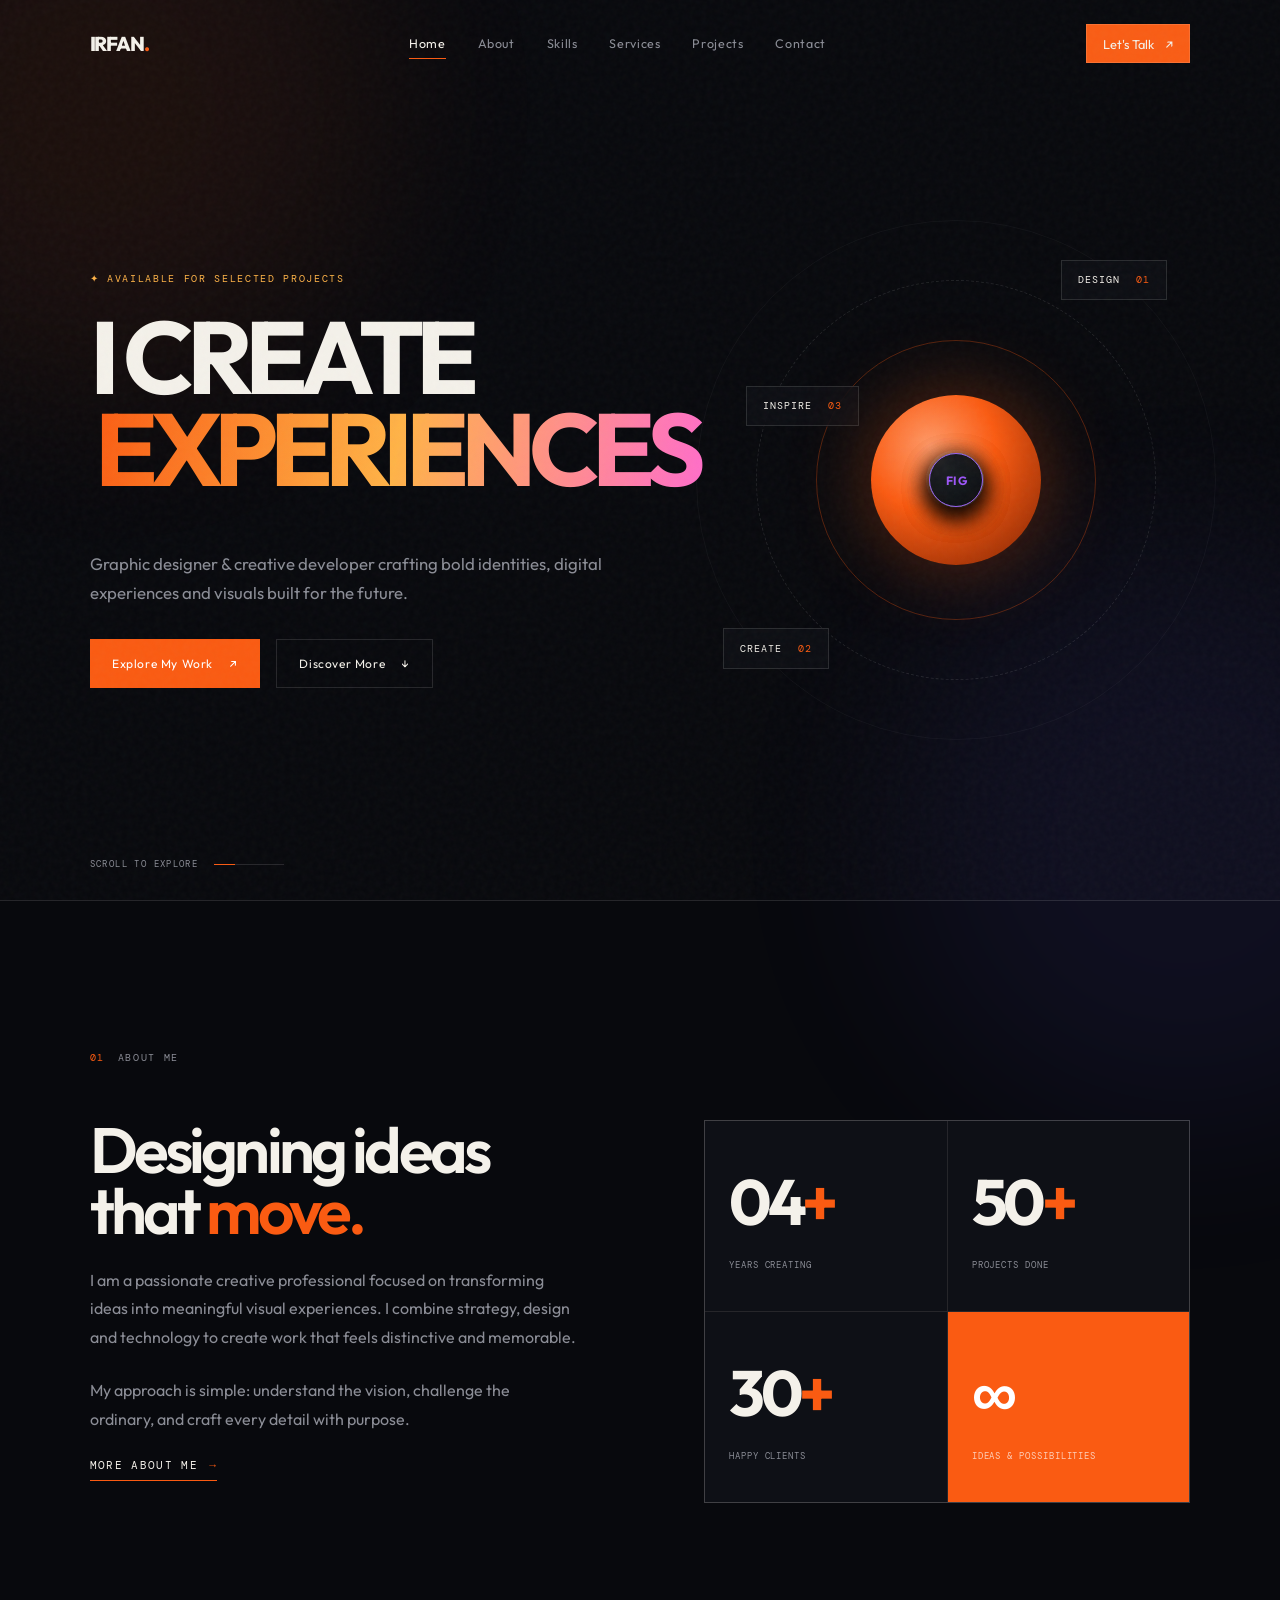
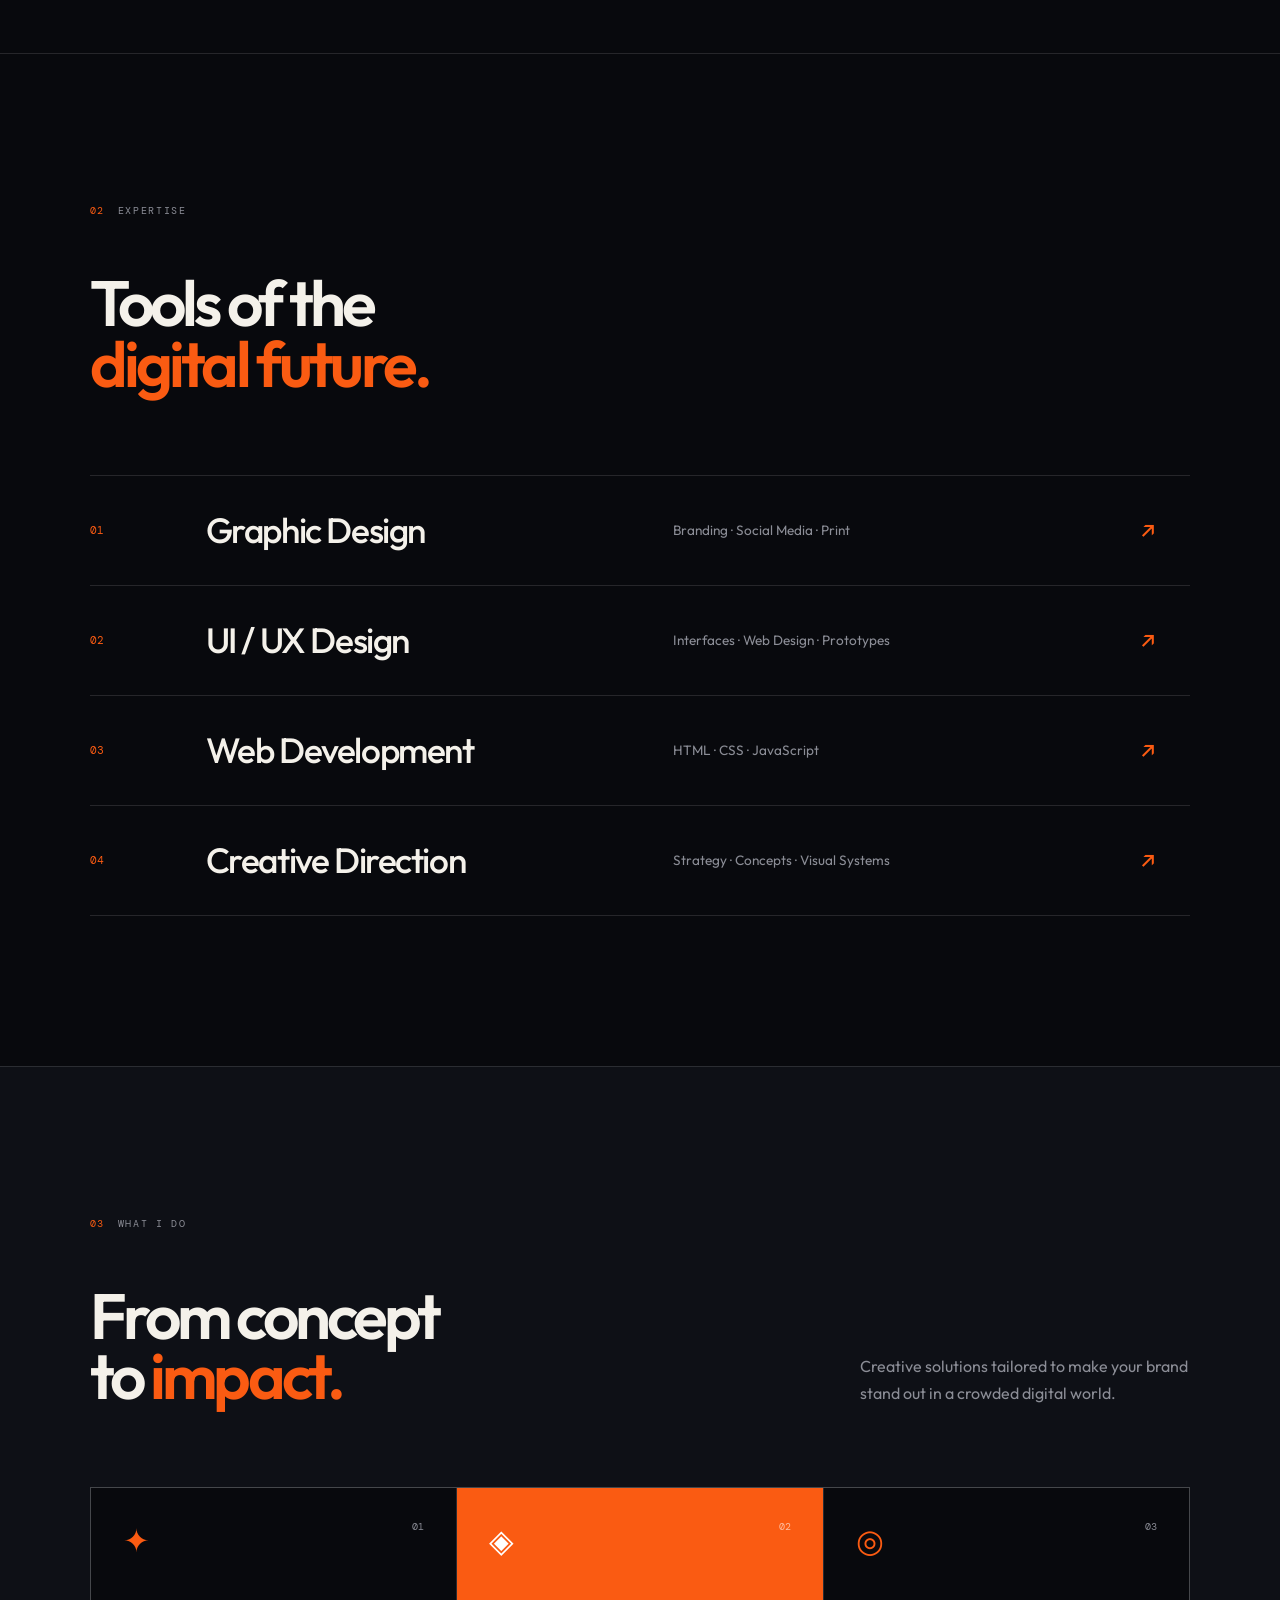
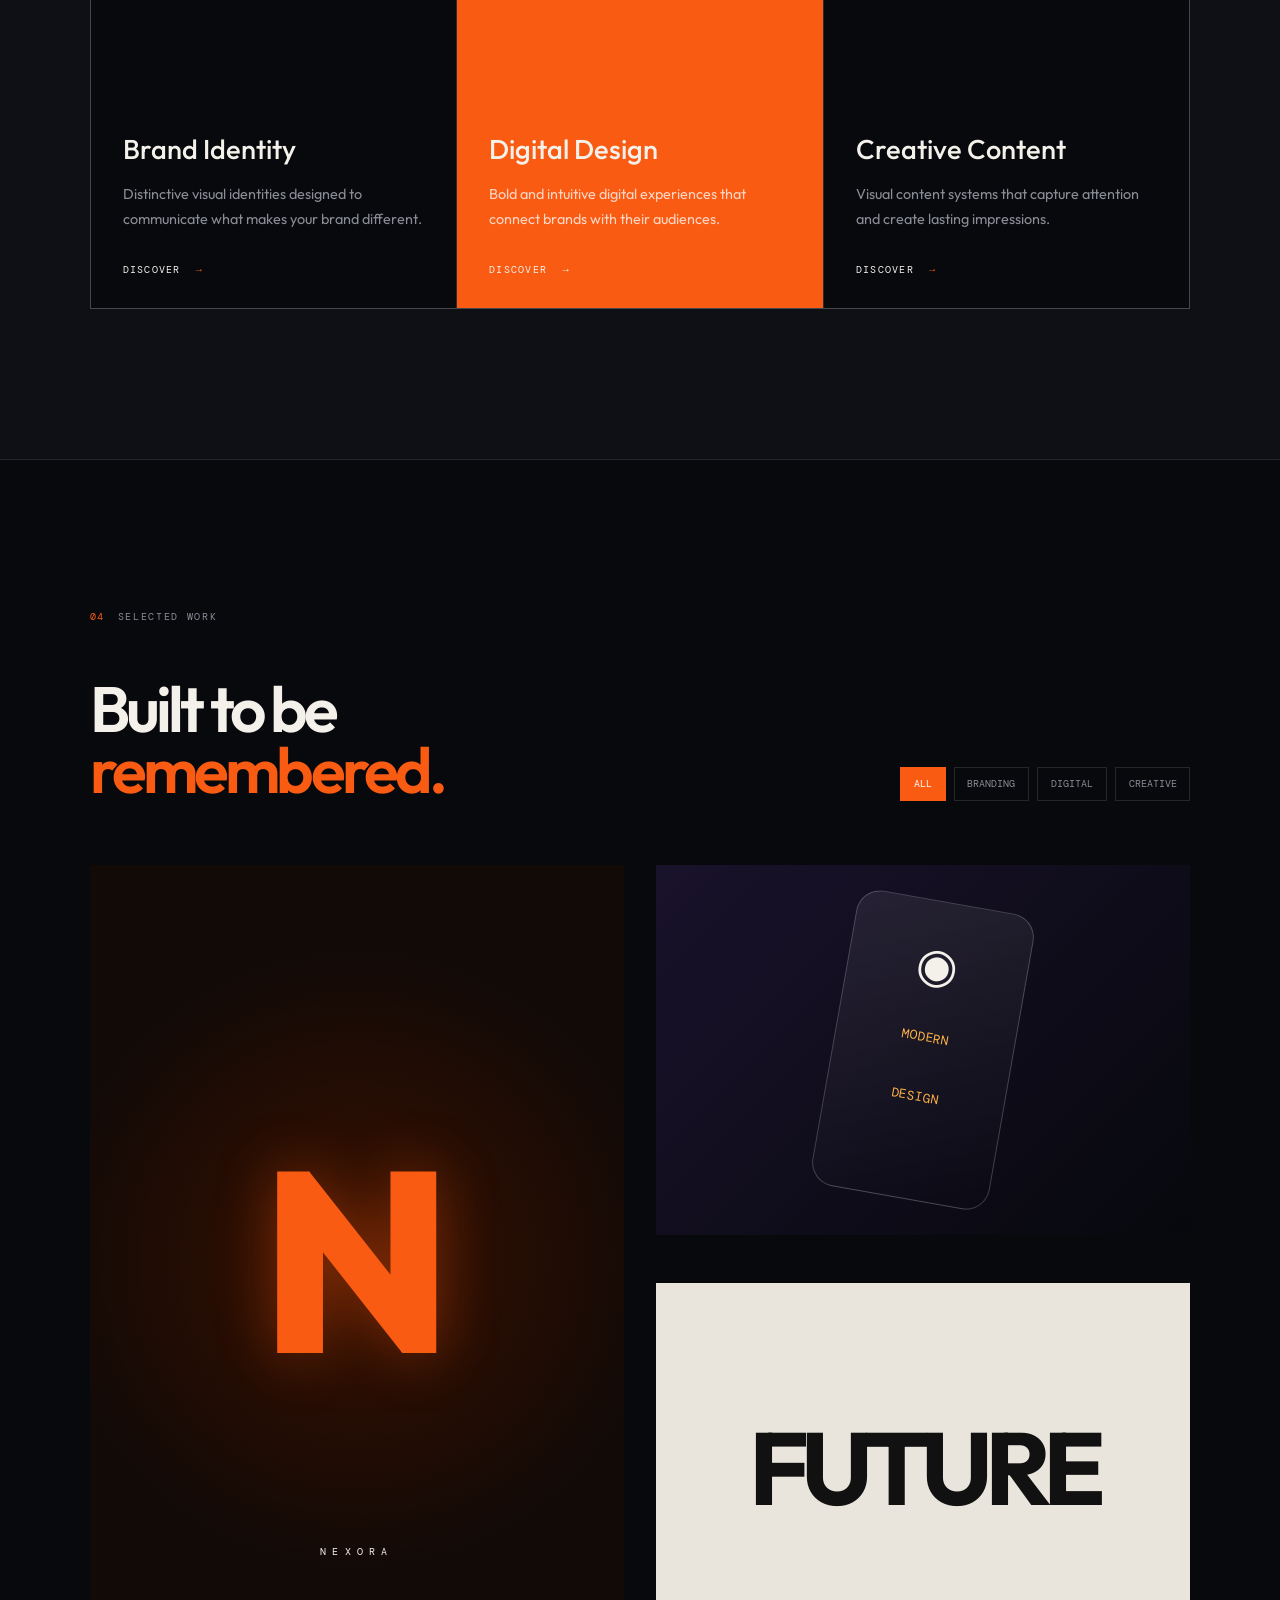
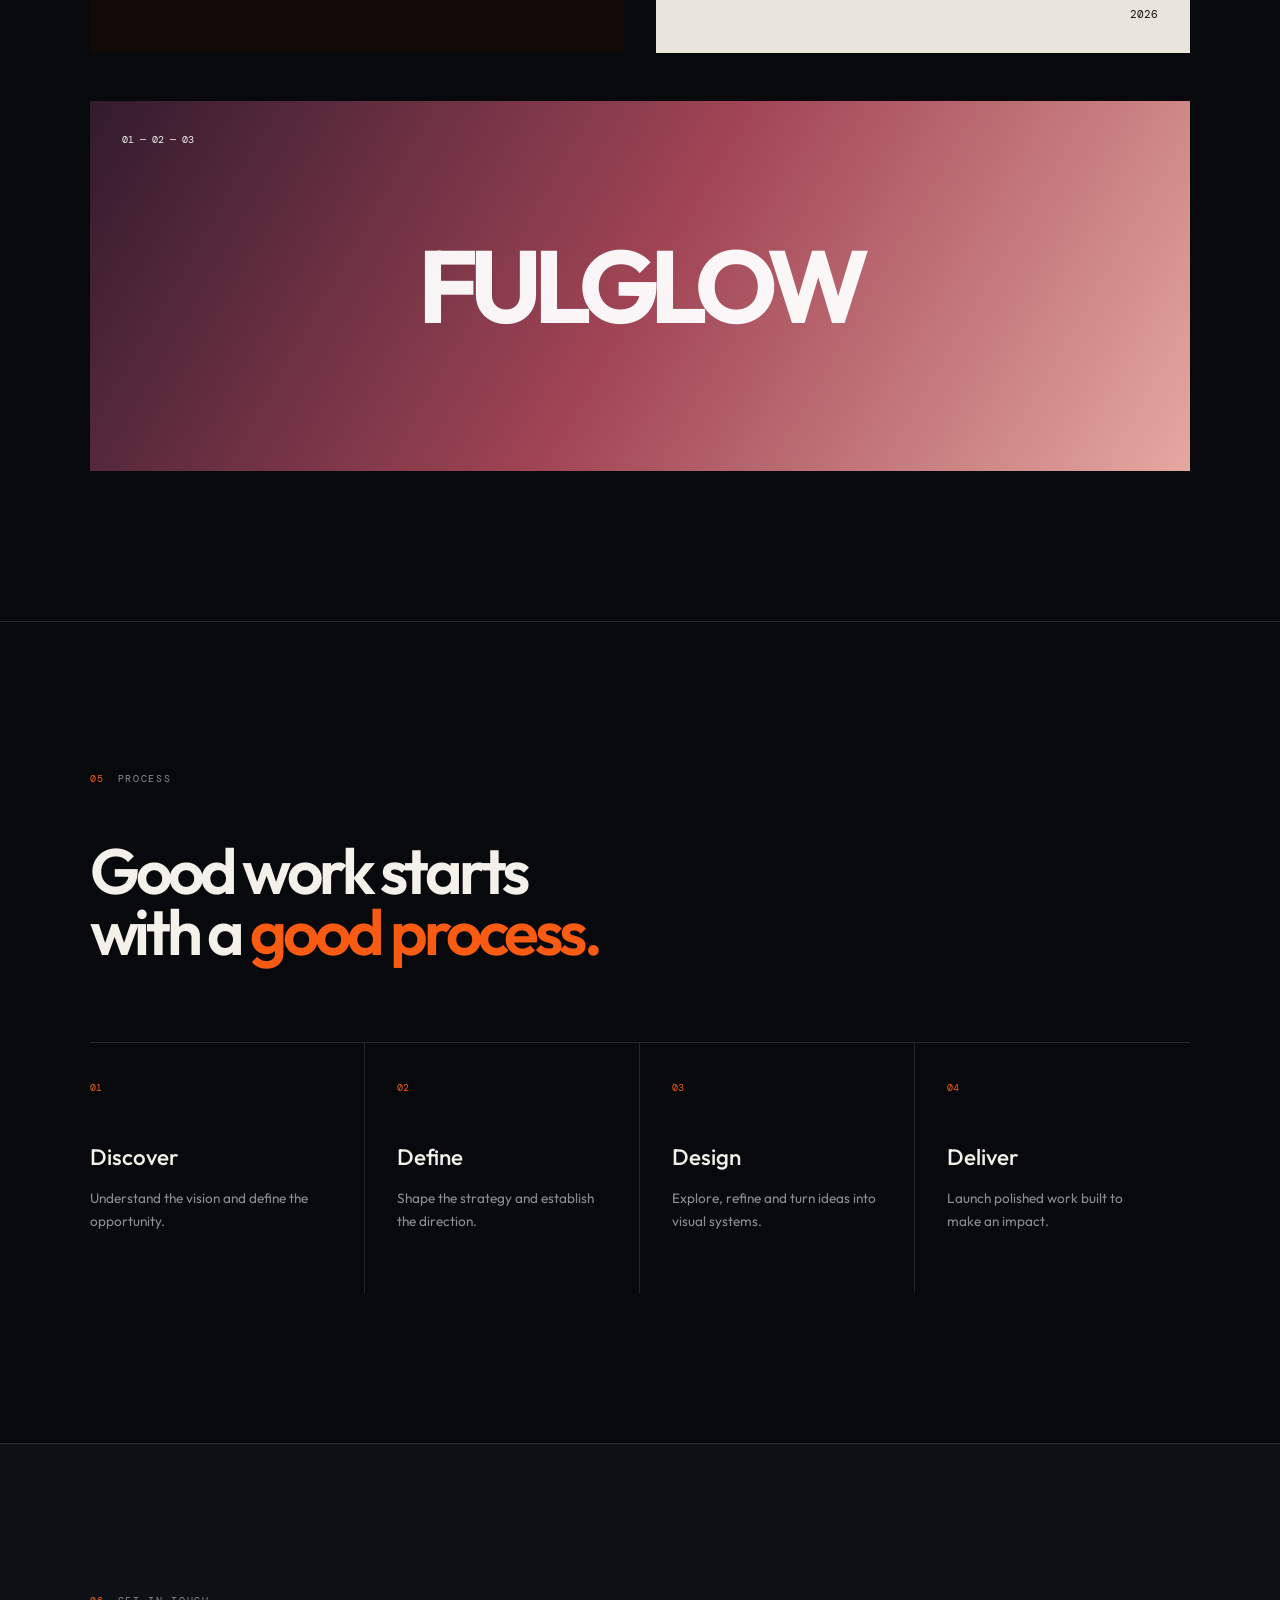
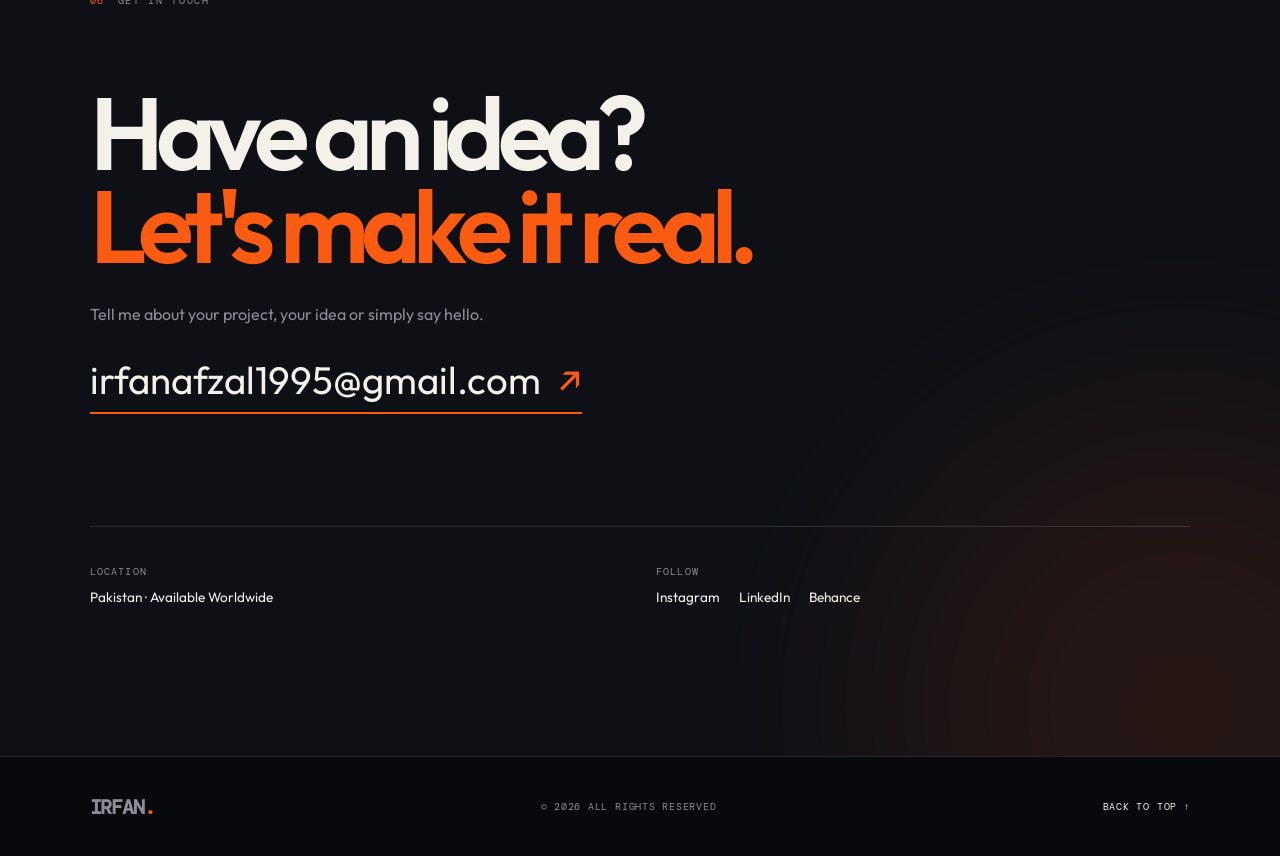
<file: index.html>
<!DOCTYPE html>
<html lang="en">
<head>
  <meta charset="UTF-8">
  <meta name="viewport" content="width=device-width, initial-scale=1.0">
  <title>Creative Portfolio | Visual Designer</title>
  <meta name="description" content="A futuristic professional portfolio">
  <link rel="preconnect" href="https://fonts.googleapis.com">
  <link rel="preconnect" href="https://fonts.gstatic.com" crossorigin>
  <link href="https://fonts.googleapis.com/css2?family=DM+Mono:wght@400;500&family=Outfit:wght@300;400;500;600;700;800&display=swap" rel="stylesheet">
  <link rel="stylesheet" href="style.css">
</head>
<body>
  <!-- Animated background -->
  <div class="bg-grid"></div>
  <div class="orb orb-1"></div>
  <div class="orb orb-2"></div>
  <div class="noise"></div>

  <!-- ==================== NAVBAR ==================== -->
  <header class="navbar">
    <a href="#home" class="logo">IRFAN<span>.</span></a>
    <nav class="nav-links" id="navLinks">
      <a href="#home" class="active">Home</a>
      <a href="#about">About</a>
      <a href="#skills">Skills</a>
      <a href="#services">Services</a>
      <a href="#projects">Projects</a>
      <a href="#contact">Contact</a>
    </nav>
    <a href="#contact" class="nav-cta">Let's Talk <span>↗</span></a>
    <button class="menu-btn" id="menuBtn" aria-label="Toggle menu"><span></span><span></span></button>
  </header>

  <main>
    <!-- ==================== HERO ==================== -->
    <section class="hero section" id="home">
      <div class="hero-content">
        <div class="eyebrow reveal">✦ AVAILABLE FOR SELECTED PROJECTS</div>
        <h1 class="hero-title reveal">
          I CREATE<br>
          <span class="gradient-text" id="typingText">VISUAL EXPERIENCES</span>
        </h1>
        <p class="hero-description reveal">
          Graphic designer & creative developer crafting bold identities,
          digital experiences and visuals built for the future.
        </p>
        <div class="hero-actions reveal">
          <a href="#projects" class="btn btn-primary">Explore My Work <span>↗</span></a>
          <a href="#about" class="btn btn-ghost">Discover More <span>↓</span></a>
        </div>
      </div>

      <div class="hero-visual">
        <div class="visual-ring ring-1"></div>
        <div class="visual-ring ring-2"></div>
        <div class="visual-ring ring-3"></div>
        <!-- Planet Icons (PS, AI, CD, FIGMA) orbiting around center -->
          <div class="planet-icon planet-ps"><span>PS</span></div>
          <div class="planet-icon planet-ai"><span>AI</span></div>
          <div class="planet-icon planet-cd"><span>CD</span></div>
          <div class="planet-icon planet-figma"><span>FIG</span></div>
        <div class="center-orb">
          <div class="orb-core"></div>
          <span>CREATE<br>+</span>
        </div>
        <div class="floating-card card-a">DESIGN<span>01</span></div>
        <div class="floating-card card-b">CREATE<span>02</span></div>
        <div class="floating-card card-c">INSPIRE<span>03</span></div>
      </div>

      <div class="scroll-indicator">
        <span>SCROLL TO EXPLORE</span>
        <div class="scroll-line"></div>
      </div>
    </section>

    <!-- ==================== ABOUT ==================== -->
    <section class="about section section-pad" id="about">
      <div class="section-label reveal"><span>01</span> ABOUT ME</div>
      <div class="about-grid">
        <div class="about-copy">
          <h2 class="section-title reveal">Designing ideas<br>that <em>move.</em></h2>
          <p class="reveal">I am a passionate creative professional focused on transforming ideas into meaningful visual experiences. I combine strategy, design and technology to create work that feels distinctive and memorable.</p>
          <p class="reveal">My approach is simple: understand the vision, challenge the ordinary, and craft every detail with purpose.</p>
          <a href="./about.html" class="text-link reveal">MORE ABOUT ME <span>→</span></a>
        </div>
        <div class="stats-grid reveal">
          <div class="stat-card"><strong>04<span>+</span></strong><small>YEARS CREATING</small></div>
          <div class="stat-card"><strong>50<span>+</span></strong><small>PROJECTS DONE</small></div>
          <div class="stat-card"><strong>30<span>+</span></strong><small>HAPPY CLIENTS</small></div>
          <div class="stat-card accent"><strong>∞</strong><small>IDEAS & POSSIBILITIES</small></div>
        </div>
      </div>
    </section>

    <!-- ==================== SKILLS ==================== -->
    <section class="skills section section-pad" id="skills">
      <div class="section-label reveal"><span>02</span> EXPERTISE</div>
      <h2 class="section-title reveal">Tools of the<br><em>digital future.</em></h2>
      <div class="skills-list">
        <div class="skill-row reveal"><span class="skill-num">01</span><h3>Graphic Design</h3><p>Branding · Social Media · Print</p><span class="arrow">↗</span></div>
        <div class="skill-row reveal"><span class="skill-num">02</span><h3>UI / UX Design</h3><p>Interfaces · Web Design · Prototypes</p><span class="arrow">↗</span></div>
        <div class="skill-row reveal"><span class="skill-num">03</span><h3>Web Development</h3><p>HTML · CSS · JavaScript</p><span class="arrow">↗</span></div>
        <div class="skill-row reveal"><span class="skill-num">04</span><h3>Creative Direction</h3><p>Strategy · Concepts · Visual Systems</p><span class="arrow">↗</span></div>
      </div>
    </section>

    <!-- ==================== SERVICES ==================== -->
    <section class="services section section-pad" id="services">
      <div class="section-label reveal"><span>03</span> WHAT I DO</div>
      <div class="services-heading">
        <h2 class="section-title reveal">From concept<br>to <em>impact.</em></h2>
        <p class="reveal">Creative solutions tailored to make your brand stand out in a crowded digital world.</p>
      </div>
      <div class="service-grid">
        <article class="service-card reveal">
          <div class="service-icon">✦</div><span class="service-number">01</span>
          <h3>Brand Identity</h3><p>Distinctive visual identities designed to communicate what makes your brand different.</p>
          <a href="#contact">DISCOVER <span>→</span></a>
        </article>
        <article class="service-card featured reveal">
          <div class="service-icon">◈</div><span class="service-number">02</span>
          <h3>Digital Design</h3><p>Bold and intuitive digital experiences that connect brands with their audiences.</p>
          <a href="#contact">DISCOVER <span>→</span></a>
        </article>
        <article class="service-card reveal">
          <div class="service-icon">◎</div><span class="service-number">03</span>
          <h3>Creative Content</h3><p>Visual content systems that capture attention and create lasting impressions.</p>
          <a href="#contact">DISCOVER <span>→</span></a>
        </article>
      </div>
    </section>

    <!-- ==================== PROJECTS ==================== -->
    <section class="projects section section-pad" id="projects">
      <div class="section-label reveal"><span>04</span> SELECTED WORK</div>
      <div class="projects-top">
        <h2 class="section-title reveal">Built to be<br><em>remembered.</em></h2>
        <div class="project-filters reveal">
          <button class="filter active" data-filter="all">ALL</button>
          <button class="filter" data-filter="branding">BRANDING</button>
          <button class="filter" data-filter="digital">DIGITAL</button>
          <button class="filter" data-filter="creative">CREATIVE</button>
        </div>
      </div>

      <div class="project-grid">
        <article class="project-card large reveal" data-category="branding">
          <div class="project-art art-one"><span>N</span><i>NEXORA</i></div>
          <!-- <div class="project-info"><div><small>BRANDING / 2026</small><h3>Nexora Energy</h3></div><span>↗</span></div> -->
        </article>
        <article class="project-card reveal" data-category="digital">
          <div class="project-art art-two"><div class="phone-ui">◉<br><small>MODERN<br>DESIGN</small></div></div>
          <!-- <div class="project-info"><div><small>DIGITAL / 2026</small><h3>Nova Interface</h3></div><span>↗</span></div> -->
        </article>
        <article class="project-card reveal" data-category="creative">
          <div class="project-art art-three"><strong>FUTURE</strong><span>2026</span></div>
          <!-- <div class="project-info"><div><small>CREATIVE / 2026</small><h3>Future Campaign</h3></div><span>↗</span></div> -->
        </article>
        <article class="project-card wide reveal" data-category="branding">
          <div class="project-art art-four"><span>01 — 02 — 03</span><h4>FULGLOW</h4></div>
          <!-- <div class="project-info"><div><small>BRANDING / 2026</small><h3>Fulglow Beauty</h3></div><span>↗</span></div> -->
        </article>
        <article class="project-card reveal" data-category="branding">
          <div class="project-art art-two"><div class="phone-ui">◉<br><small>MODERN<br>DESIGN</small></div></div>
          <!-- <div class="project-info"><div><small>DIGITAL / 2026</small><h3>Nova Interface</h3></div><span>↗</span></div> -->
        </article>
        
      </div>
    </section>

    <!-- ==================== PROCESS ==================== -->
    <section class="process section section-pad">
      <div class="section-label reveal"><span>05</span> PROCESS</div>
      <h2 class="section-title reveal">Good work starts<br>with a <em>good process.</em></h2>
      <div class="process-track">
        <div class="process-item reveal"><span>01</span><h3>Discover</h3><p>Understand the vision and define the opportunity.</p></div>
        <div class="process-item reveal"><span>02</span><h3>Define</h3><p>Shape the strategy and establish the direction.</p></div>
        <div class="process-item reveal"><span>03</span><h3>Design</h3><p>Explore, refine and turn ideas into visual systems.</p></div>
        <div class="process-item reveal"><span>04</span><h3>Deliver</h3><p>Launch polished work built to make an impact.</p></div>
      </div>
    </section>

    <!-- ==================== CONTACT ==================== -->
    <section class="contact section section-pad" id="contact">
      <div class="contact-glow"></div>
      <div class="section-label reveal"><span>06</span> GET IN TOUCH</div>
      <div class="contact-content">
        <h2 class="contact-title reveal">Have an idea?<br><em>Let's make it real.</em></h2>
        <p class="reveal">Tell me about your project, your idea or simply say hello.</p>
        <a href="mailto:irfanafzal1995@gmail.com" class="big-email reveal">irfanafzal1995@gmail.com <span>↗</span></a>
      </div>
      <div class="contact-meta reveal">
        <div><small>LOCATION</small><p>Pakistan · Available Worldwide</p></div>
        <div><small>FOLLOW</small><p><a href="#">Instagram</a> <a href="#">LinkedIn</a> <a href="#">Behance</a></p></div>
      </div>
    </section>
  </main>

  <!-- ==================== FOOTER ==================== -->
  <footer class="footer">
    <a href="#home" class="logo">IRFAN<span>.</span></a>
    <p>© <span id="year"></span> ALL RIGHTS RESERVED</p>
    <a href="#home">BACK TO TOP ↑</a>
  </footer>

  <script src="script.js"></script>
</body>
</html>
</file>
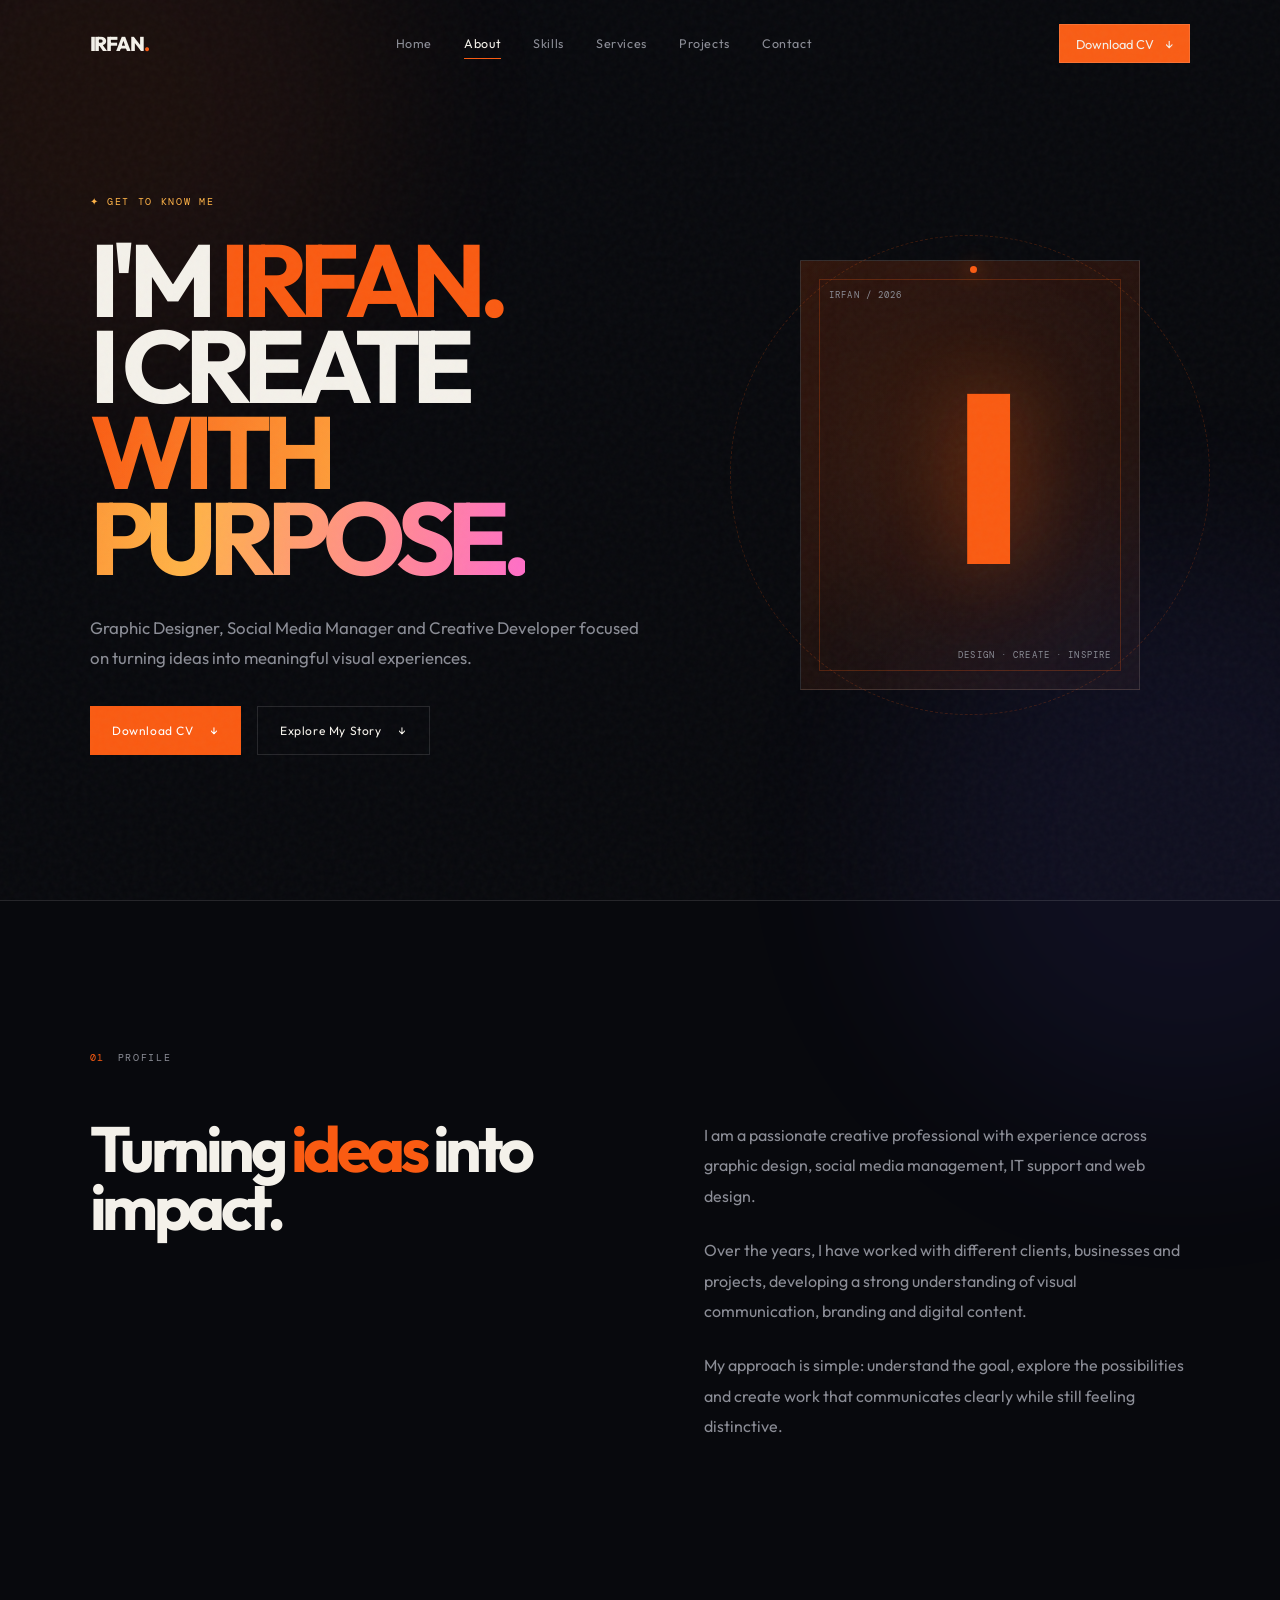
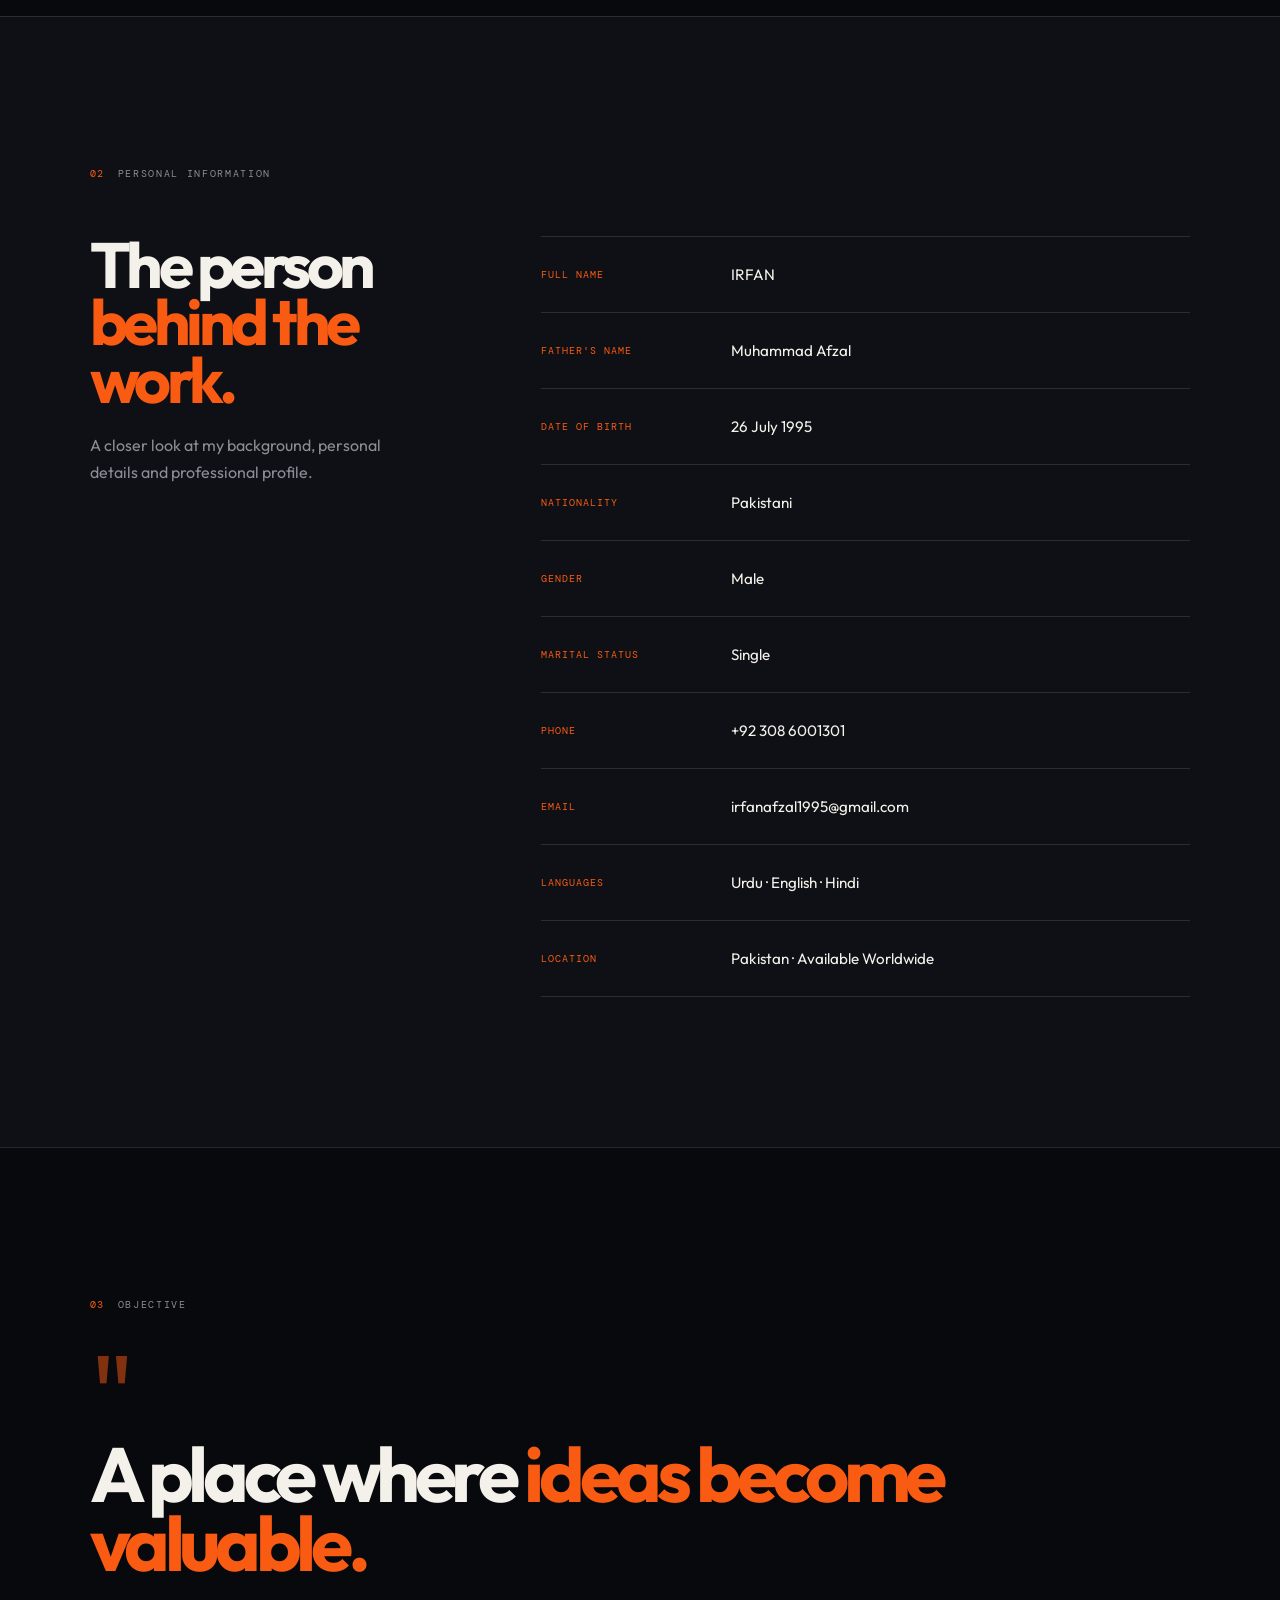
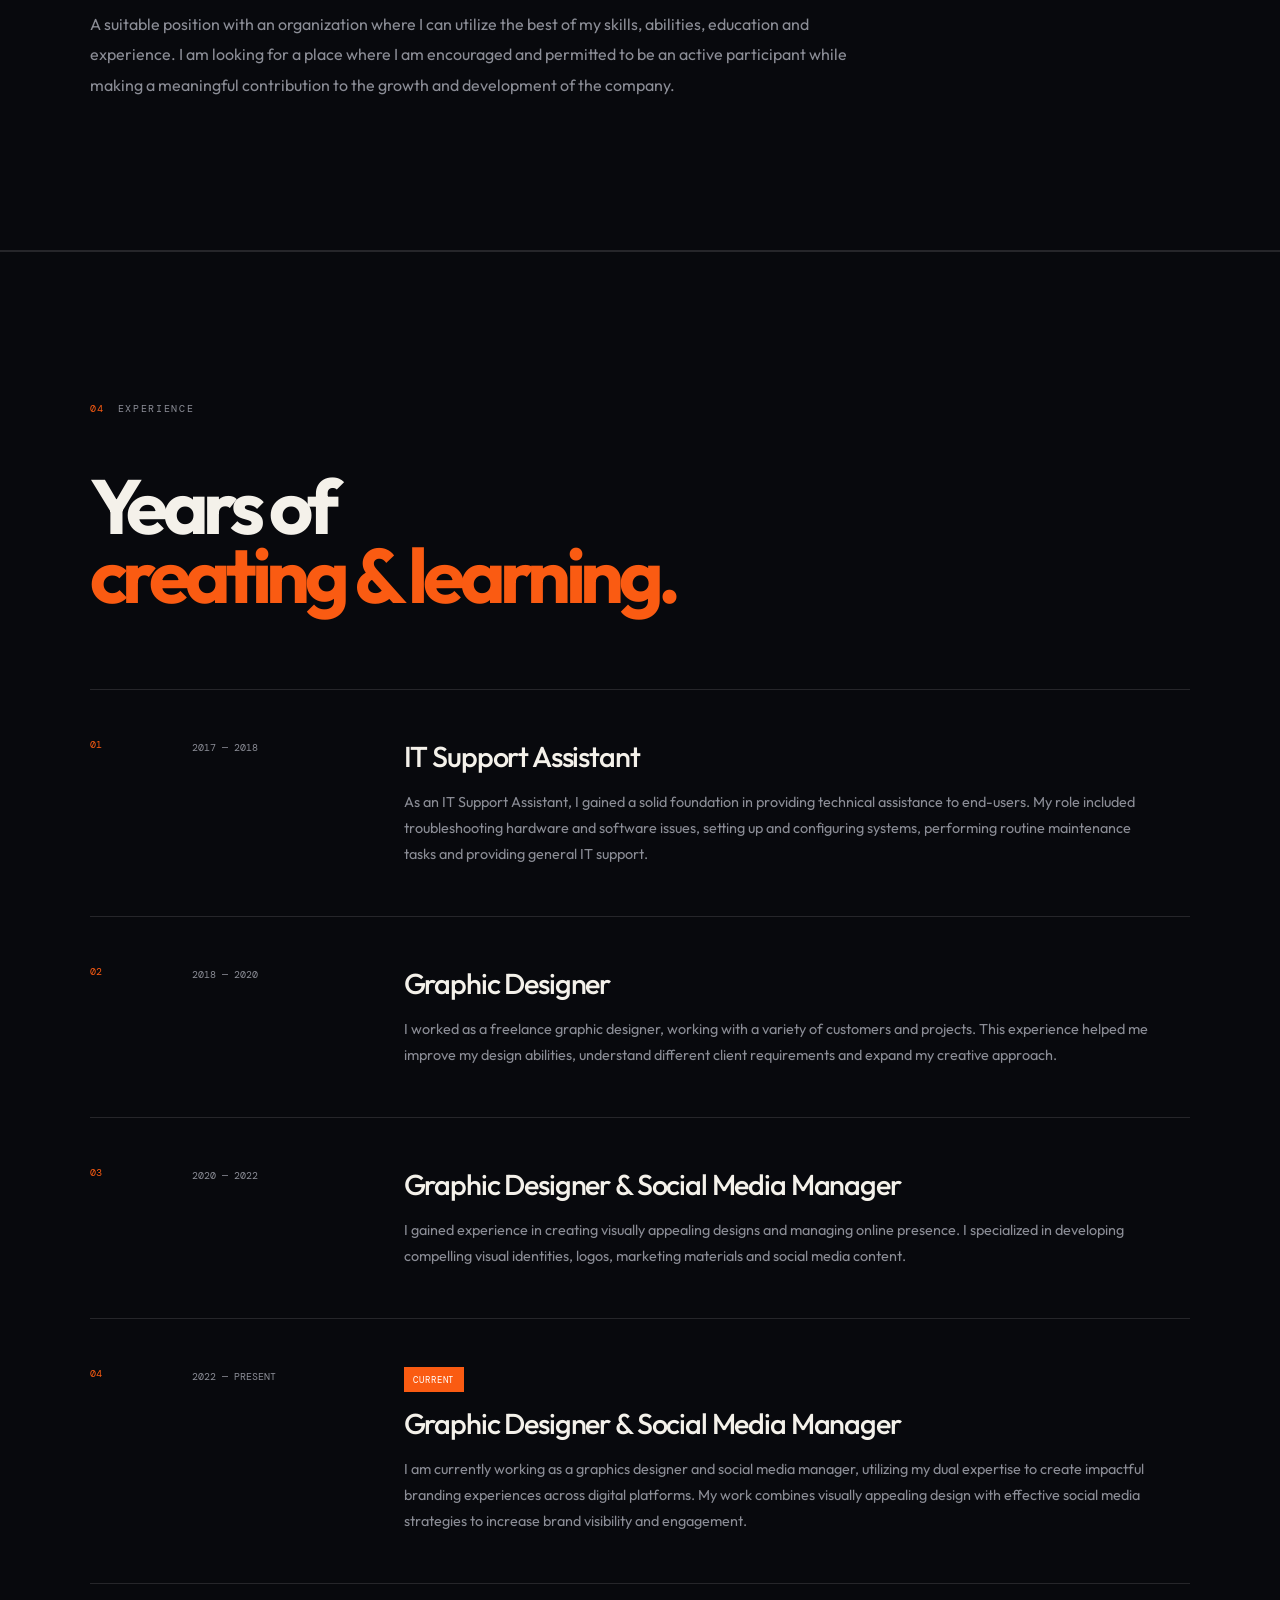
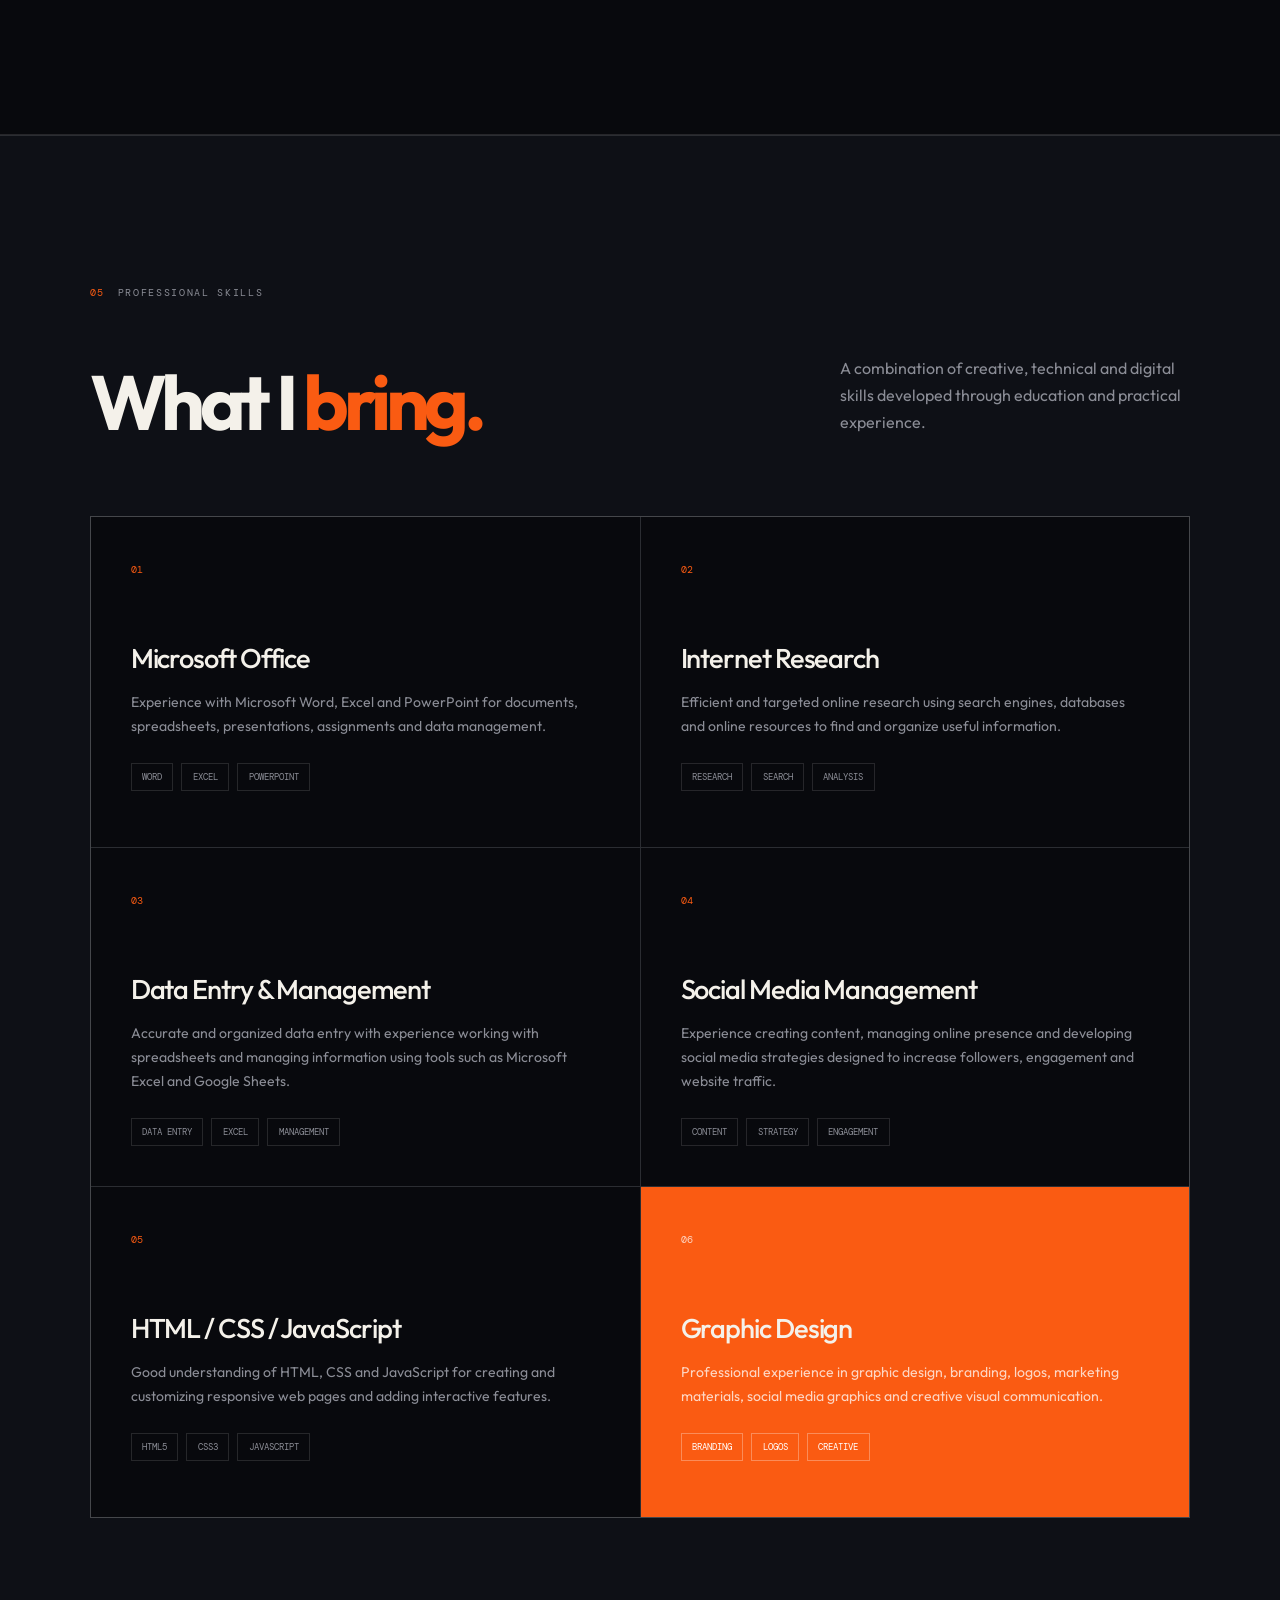
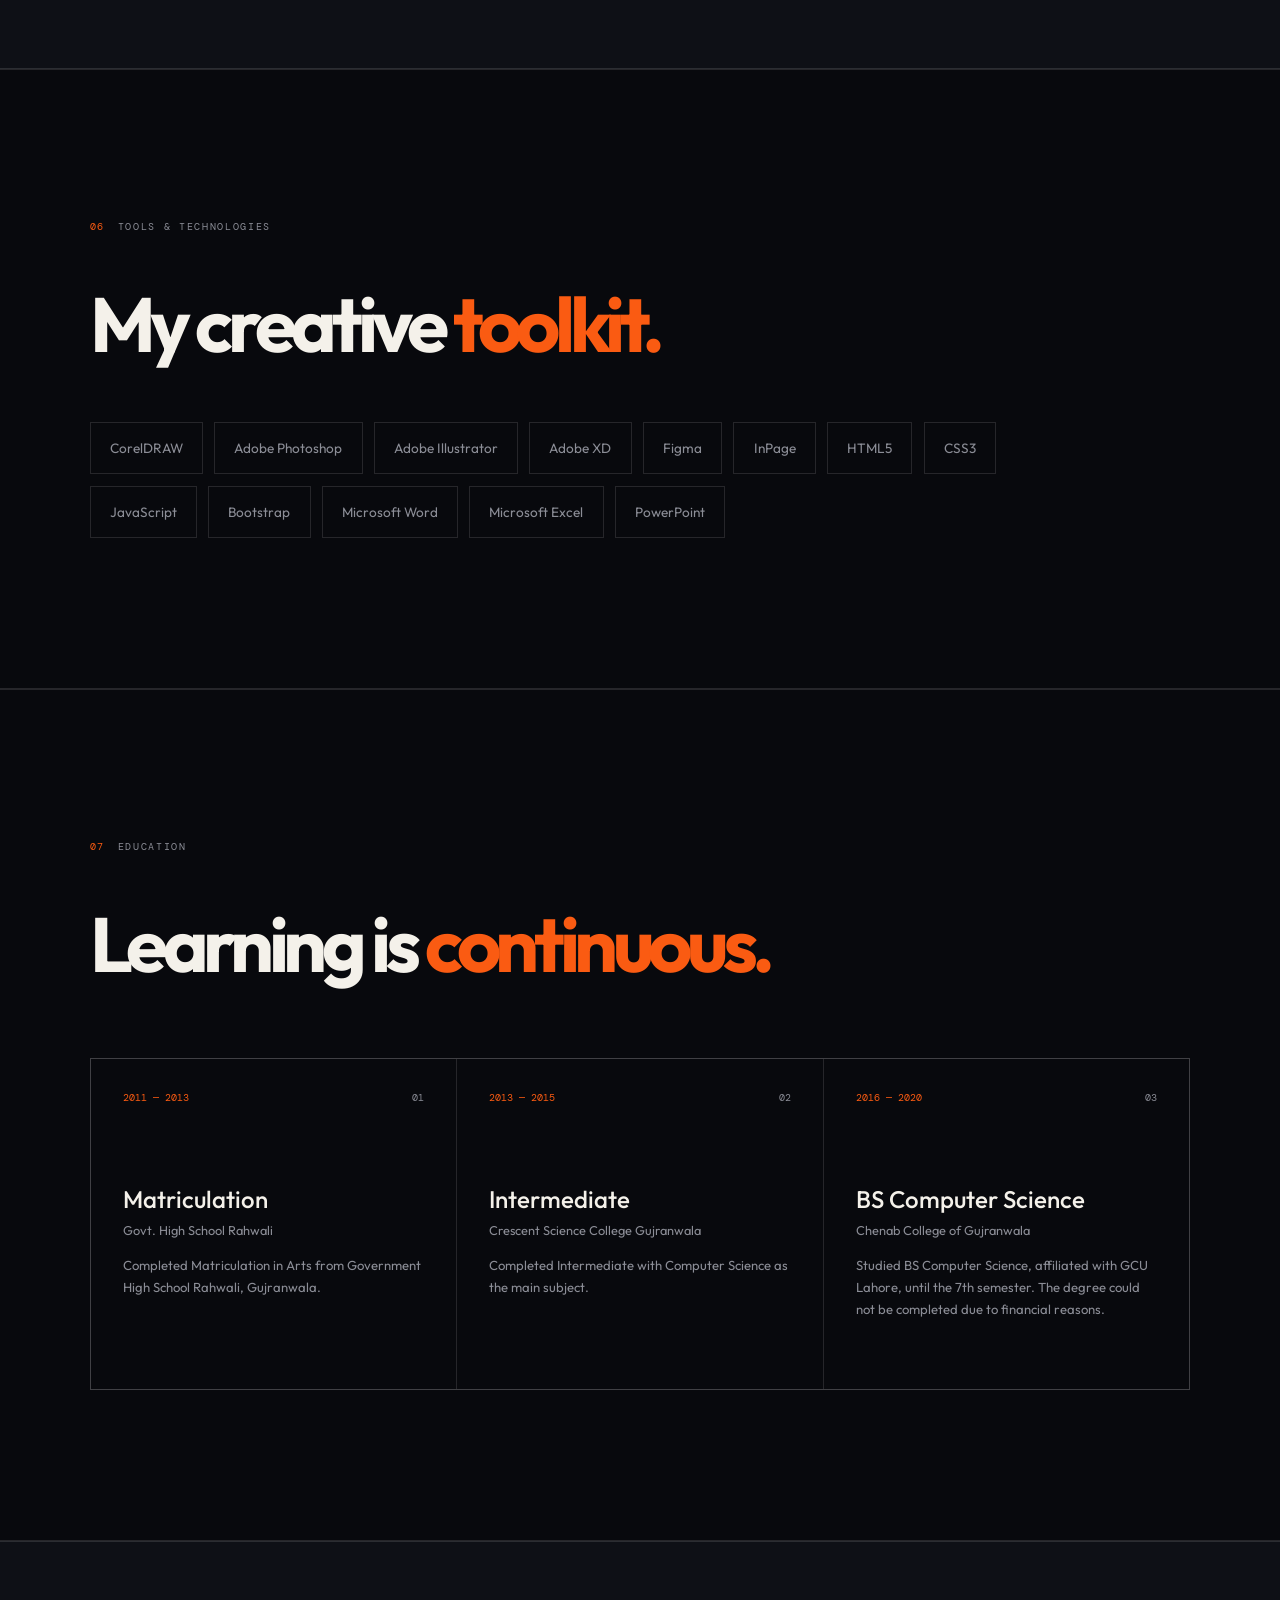
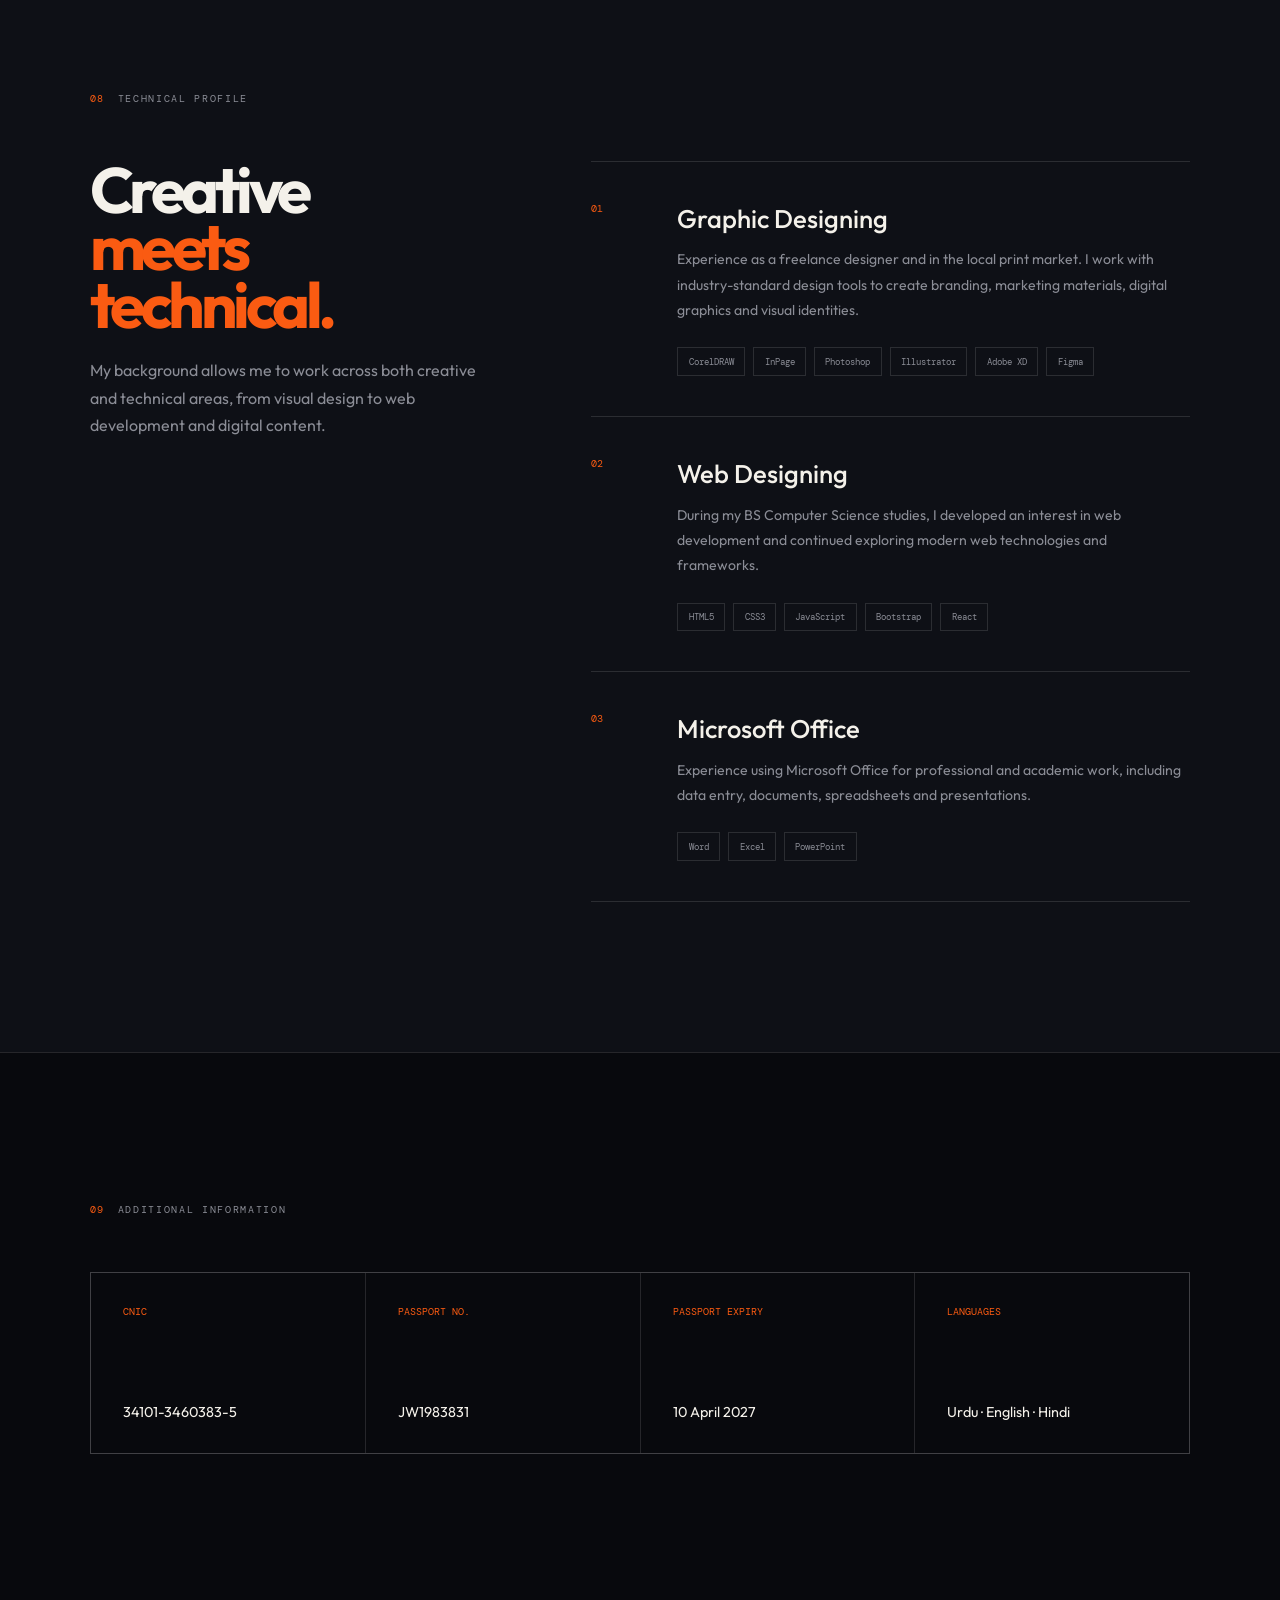
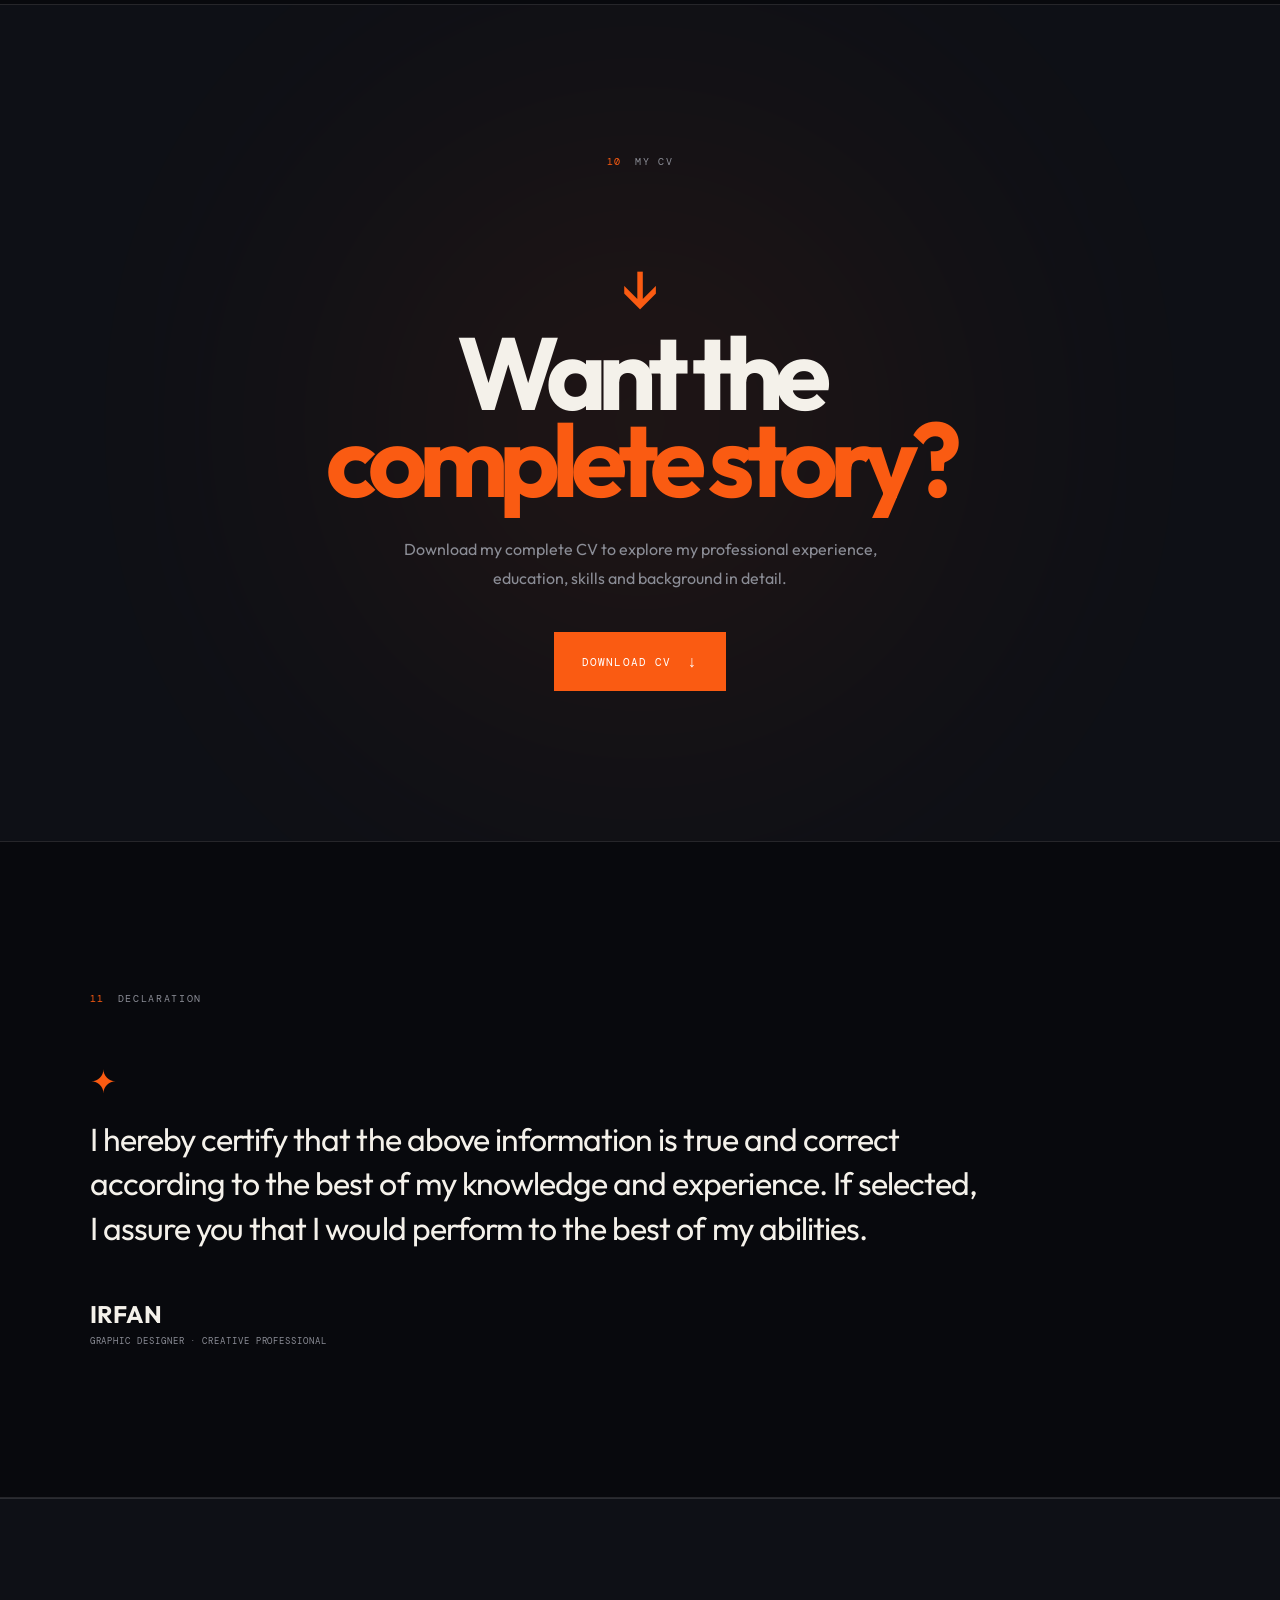
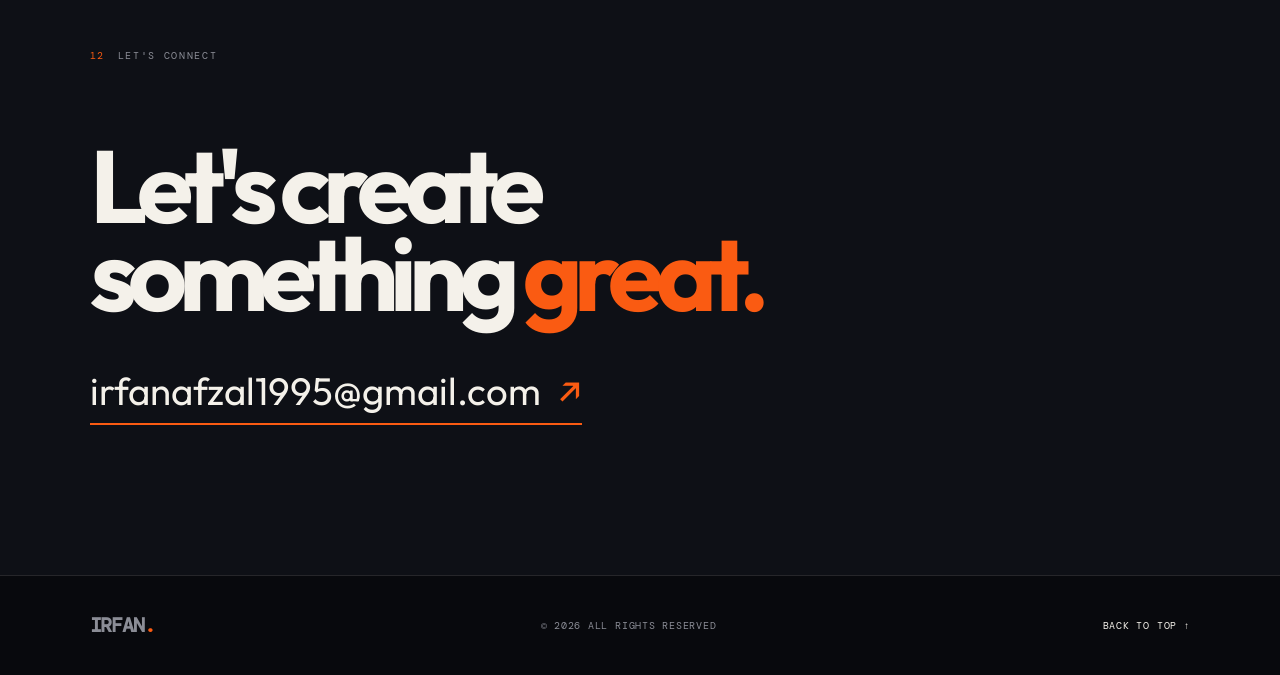
<file: about.html>
<!DOCTYPE html>
<html lang="en">

<head>
    <meta charset="UTF-8" />
    <meta name="viewport" content="width=device-width, initial-scale=1.0" />

    <title>About Me | IRFAN</title>

    <meta name="description"
        content="Learn more about Irfan Afzal — Graphic Designer, Social Media Manager and Creative Developer." />

    <link rel="preconnect" href="https://fonts.googleapis.com" />
    <link rel="preconnect" href="https://fonts.gstatic.com" crossorigin />

    <link
        href="https://fonts.googleapis.com/css2?family=DM+Mono:wght@400;500&family=Outfit:wght@300;400;500;600;700;800&display=swap"
        rel="stylesheet" />

    <link rel="stylesheet" href="style.css" />
    <link rel="stylesheet" href="about.css" />
</head>

<body>
    <!-- ==================== BACKGROUND ==================== -->

    <div class="bg-grid"></div>
    <div class="orb orb-1"></div>
    <div class="orb orb-2"></div>
    <div class="noise"></div>

    <!-- ==================== NAVBAR ==================== -->

    <header class="navbar">
        <a href="index.html" class="logo"> IRFAN<span>.</span> </a>

        <nav class="nav-links" id="navLinks">
            <a href="index.html">Home</a>

            <a href="about.html" class="active"> About </a>

            <a href="index.html#skills"> Skills </a>

            <a href="index.html#services"> Services </a>

            <a href="index.html#projects"> Projects </a>

            <a href="index.html#contact"> Contact </a>
        </nav>

        <a href="#cv" class="nav-cta"> Download CV <span>↓</span> </a>

        <button class="menu-btn" id="menuBtn" aria-label="Toggle menu">
            <span></span>
            <span></span>
        </button>
    </header>

    <!-- ==================== MAIN ==================== -->

    <main>
        <!-- ==================== ABOUT HERO ==================== -->

        <section class="about-hero-page">
            <div class="about-hero-content">
                <div class="eyebrow reveal">✦ GET TO KNOW ME</div>

                <h1 class="about-hero-title reveal">
                    I'M <span>IRFAN.</span>
                    <br />
                    I CREATE
                    <br />
                    <em>WITH PURPOSE.</em>
                </h1>

                <p class="about-hero-description reveal">
                    Graphic Designer, Social Media Manager and Creative Developer
                    focused on turning ideas into meaningful visual experiences.
                </p>

                <div class="about-hero-actions reveal">
                    <a href="IRFAN-CV.pdf" download class="btn btn-primary">
                        Download CV <span>↓</span>
                    </a>

                    <a href="#personal" class="btn btn-ghost">
                        Explore My Story <span>↓</span>
                    </a>
                </div>
            </div>

            <!-- PROFILE VISUAL -->

            <div class="about-profile-visual reveal">
                <div class="profile-orbit"></div>

                <div class="profile-frame">
                    <div class="profile-corner profile-top">IRFAN / 2026</div>

                    <div class="profile-initial">I</div>

                    <div class="profile-corner profile-bottom">
                        DESIGN · CREATE · INSPIRE
                    </div>
                </div>
            </div>
        </section>

        <!-- ==================== INTRO ==================== -->

        <section class="about-introduction section-pad">
            <div class="section-label reveal">
                <span>01</span>
                PROFILE
            </div>

            <div class="introduction-grid">
                <div class="introduction-heading reveal">
                    <h2>
                        Turning
                        <em>ideas</em>
                        into impact.
                    </h2>
                </div>

                <div class="introduction-text">
                    <p class="reveal">
                        I am a passionate creative professional with experience across
                        graphic design, social media management, IT support and web
                        design.
                    </p>

                    <p class="reveal">
                        Over the years, I have worked with different clients, businesses
                        and projects, developing a strong understanding of visual
                        communication, branding and digital content.
                    </p>

                    <p class="reveal">
                        My approach is simple: understand the goal, explore the
                        possibilities and create work that communicates clearly while
                        still feeling distinctive.
                    </p>
                </div>
            </div>
        </section>

        <!-- ==================== PERSONAL INFORMATION ==================== -->

        <section class="about-personal section-pad" id="personal">
            <div class="section-label reveal">
                <span>02</span>
                PERSONAL INFORMATION
            </div>

            <div class="personal-grid">
                <div class="personal-heading reveal">
                    <h2>
                        The person
                        <br />
                        <em>behind the work.</em>
                    </h2>

                    <p>
                        A closer look at my background, personal details and professional
                        profile.
                    </p>
                </div>

                <div class="personal-details">
                    <div class="personal-row reveal">
                        <span>FULL NAME</span>
                        <strong>IRFAN</strong>
                    </div>

                    <div class="personal-row reveal">
                        <span>FATHER'S NAME</span>
                        <strong>Muhammad Afzal</strong>
                    </div>

                    <div class="personal-row reveal">
                        <span>DATE OF BIRTH</span>
                        <strong>26 July 1995</strong>
                    </div>

                    <div class="personal-row reveal">
                        <span>NATIONALITY</span>
                        <strong>Pakistani</strong>
                    </div>

                    <div class="personal-row reveal">
                        <span>GENDER</span>
                        <strong>Male</strong>
                    </div>

                    <div class="personal-row reveal">
                        <span>MARITAL STATUS</span>
                        <strong>Single</strong>
                    </div>

                    <div class="personal-row reveal">
                        <span>PHONE</span>
                        <strong>
                            <a href="tel:+923086001301"> +92 308 6001301 </a>
                        </strong>
                    </div>

                    <div class="personal-row reveal">
                        <span>EMAIL</span>
                        <strong>
                            <a href="mailto:irfanafzal1995@gmail.com">
                                irfanafzal1995@gmail.com
                            </a>
                        </strong>
                    </div>

                    <div class="personal-row reveal">
                        <span>LANGUAGES</span>
                        <strong>Urdu · English · Hindi</strong>
                    </div>

                    <div class="personal-row reveal">
                        <span>LOCATION</span>
                        <strong>Pakistan · Available Worldwide</strong>
                    </div>
                </div>
            </div>
        </section>

        <!-- ==================== CAREER OBJECTIVE ==================== -->

        <section class="about-objective section-pad">
            <div class="section-label reveal">
                <span>03</span>
                OBJECTIVE
            </div>

            <div class="objective-content reveal">
                <div class="objective-mark">"</div>

                <h2>
                    A place where
                    <em>ideas become valuable.</em>
                </h2>

                <p>
                    A suitable position with an organization where I can utilize the
                    best of my skills, abilities, education and experience. I am looking
                    for a place where I am encouraged and permitted to be an active
                    participant while making a meaningful contribution to the growth and
                    development of the company.
                </p>
            </div>
        </section>

        <!-- ==================== EXPERIENCE ==================== -->

        <section class="about-experience section-pad">
            <div class="section-label reveal">
                <span>04</span>
                EXPERIENCE
            </div>

            <div class="experience-heading reveal">
                <h2>
                    Years of
                    <br />
                    <em>creating & learning.</em>
                </h2>
            </div>

            <div class="experience-list">
                <!-- EXPERIENCE 01 -->

                <article class="experience-card reveal">
                    <div class="experience-number">01</div>

                    <div class="experience-period">2017 — 2018</div>

                    <div class="experience-content">
                        <h3>IT Support Assistant</h3>

                        <p>
                            As an IT Support Assistant, I gained a solid foundation in
                            providing technical assistance to end-users. My role included
                            troubleshooting hardware and software issues, setting up and
                            configuring systems, performing routine maintenance tasks and
                            providing general IT support.
                        </p>
                    </div>
                </article>

                <!-- EXPERIENCE 02 -->

                <article class="experience-card reveal">
                    <div class="experience-number">02</div>

                    <div class="experience-period">2018 — 2020</div>

                    <div class="experience-content">
                        <h3>Graphic Designer</h3>

                        <p>
                            I worked as a freelance graphic designer, working with a variety
                            of customers and projects. This experience helped me improve my
                            design abilities, understand different client requirements and
                            expand my creative approach.
                        </p>
                    </div>
                </article>

                <!-- EXPERIENCE 03 -->

                <article class="experience-card reveal">
                    <div class="experience-number">03</div>

                    <div class="experience-period">2020 — 2022</div>

                    <div class="experience-content">
                        <h3>Graphic Designer & Social Media Manager</h3>

                        <p>
                            I gained experience in creating visually appealing designs and
                            managing online presence. I specialized in developing compelling
                            visual identities, logos, marketing materials and social media
                            content.
                        </p>
                    </div>
                </article>

                <!-- EXPERIENCE 04 -->

                <article class="experience-card current reveal">
                    <div class="experience-number">04</div>

                    <div class="experience-period">2022 — PRESENT</div>

                    <div class="experience-content">
                        <div class="current-badge">CURRENT</div>

                        <h3>Graphic Designer & Social Media Manager</h3>

                        <p>
                            I am currently working as a graphics designer and social media
                            manager, utilizing my dual expertise to create impactful
                            branding experiences across digital platforms. My work combines
                            visually appealing design with effective social media strategies
                            to increase brand visibility and engagement.
                        </p>
                    </div>
                </article>
            </div>
        </section>

        <!-- ==================== SKILLS ==================== -->

        <section class="about-skills section-pad">
            <div class="section-label reveal">
                <span>05</span>
                PROFESSIONAL SKILLS
            </div>

            <div class="skills-heading reveal">
                <h2>
                    What I
                    <em>bring.</em>
                </h2>

                <p>
                    A combination of creative, technical and digital skills developed
                    through education and practical experience.
                </p>
            </div>

            <div class="about-skills-grid">
                <!-- SKILL 01 -->

                <article class="about-skill-card reveal">
                    <span class="skill-index"> 01 </span>

                    <h3>Microsoft Office</h3>

                    <p>
                        Experience with Microsoft Word, Excel and PowerPoint for
                        documents, spreadsheets, presentations, assignments and data
                        management.
                    </p>

                    <div class="skill-tags">
                        <span>WORD</span>
                        <span>EXCEL</span>
                        <span>POWERPOINT</span>
                    </div>
                </article>

                <!-- SKILL 02 -->

                <article class="about-skill-card reveal">
                    <span class="skill-index"> 02 </span>

                    <h3>Internet Research</h3>

                    <p>
                        Efficient and targeted online research using search engines,
                        databases and online resources to find and organize useful
                        information.
                    </p>

                    <div class="skill-tags">
                        <span>RESEARCH</span>
                        <span>SEARCH</span>
                        <span>ANALYSIS</span>
                    </div>
                </article>

                <!-- SKILL 03 -->

                <article class="about-skill-card reveal">
                    <span class="skill-index"> 03 </span>

                    <h3>Data Entry & Management</h3>

                    <p>
                        Accurate and organized data entry with experience working with
                        spreadsheets and managing information using tools such as
                        Microsoft Excel and Google Sheets.
                    </p>

                    <div class="skill-tags">
                        <span>DATA ENTRY</span>
                        <span>EXCEL</span>
                        <span>MANAGEMENT</span>
                    </div>
                </article>

                <!-- SKILL 04 -->

                <article class="about-skill-card reveal">
                    <span class="skill-index"> 04 </span>

                    <h3>Social Media Management</h3>

                    <p>
                        Experience creating content, managing online presence and
                        developing social media strategies designed to increase followers,
                        engagement and website traffic.
                    </p>

                    <div class="skill-tags">
                        <span>CONTENT</span>
                        <span>STRATEGY</span>
                        <span>ENGAGEMENT</span>
                    </div>
                </article>

                <!-- SKILL 05 -->

                <article class="about-skill-card reveal">
                    <span class="skill-index"> 05 </span>

                    <h3>HTML / CSS / JavaScript</h3>

                    <p>
                        Good understanding of HTML, CSS and JavaScript for creating and
                        customizing responsive web pages and adding interactive features.
                    </p>

                    <div class="skill-tags">
                        <span>HTML5</span>
                        <span>CSS3</span>
                        <span>JAVASCRIPT</span>
                    </div>
                </article>

                <!-- SKILL 06 -->

                <article class="about-skill-card featured-skill reveal">
                    <span class="skill-index"> 06 </span>

                    <h3>Graphic Design</h3>

                    <p>
                        Professional experience in graphic design, branding, logos,
                        marketing materials, social media graphics and creative visual
                        communication.
                    </p>

                    <div class="skill-tags">
                        <span>BRANDING</span>
                        <span>LOGOS</span>
                        <span>CREATIVE</span>
                    </div>
                </article>
            </div>
        </section>

        <!-- ==================== DESIGN TOOLS ==================== -->

        <section class="about-tools section-pad">
            <div class="section-label reveal">
                <span>06</span>
                TOOLS & TECHNOLOGIES
            </div>

            <div class="tools-heading reveal">
                <h2>
                    My creative
                    <em>toolkit.</em>
                </h2>
            </div>

            <div class="tools-cloud reveal">
                <span>CorelDRAW</span>
                <span>Adobe Photoshop</span>
                <span>Adobe Illustrator</span>
                <span>Adobe XD</span>
                <span>Figma</span>
                <span>InPage</span>
                <span>HTML5</span>
                <span>CSS3</span>
                <span>JavaScript</span>
                <span>Bootstrap</span>
                <span>Microsoft Word</span>
                <span>Microsoft Excel</span>
                <span>PowerPoint</span>
            </div>
        </section>

        <!-- ==================== EDUCATION ==================== -->

        <section class="about-education section-pad">
            <div class="section-label reveal">
                <span>07</span>
                EDUCATION
            </div>

            <div class="education-heading reveal">
                <h2>
                    Learning is
                    <em>continuous.</em>
                </h2>
            </div>

            <div class="education-list">
                <!-- EDUCATION 01 -->

                <article class="education-card reveal">
                    <div class="education-top">
                        <span> 2011 — 2013 </span>

                        <b> 01 </b>
                    </div>

                    <h3>Matriculation</h3>

                    <h4>Govt. High School Rahwali</h4>

                    <p>
                        Completed Matriculation in Arts from Government High School
                        Rahwali, Gujranwala.
                    </p>
                </article>

                <!-- EDUCATION 02 -->

                <article class="education-card reveal">
                    <div class="education-top">
                        <span> 2013 — 2015 </span>

                        <b> 02 </b>
                    </div>

                    <h3>Intermediate</h3>

                    <h4>Crescent Science College Gujranwala</h4>

                    <p>
                        Completed Intermediate with Computer Science as the main subject.
                    </p>
                </article>

                <!-- EDUCATION 03 -->

                <article class="education-card reveal">
                    <div class="education-top">
                        <span> 2016 — 2020 </span>

                        <b> 03 </b>
                    </div>

                    <h3>BS Computer Science</h3>

                    <h4>Chenab College of Gujranwala</h4>

                    <p>
                        Studied BS Computer Science, affiliated with GCU Lahore, until the
                        7th semester. The degree could not be completed due to financial
                        reasons.
                    </p>
                </article>
            </div>
        </section>

        <!-- ==================== TECHNICAL PROFILE ==================== -->

        <section class="technical-profile section-pad">
            <div class="section-label reveal">
                <span>08</span>
                TECHNICAL PROFILE
            </div>

            <div class="technical-grid">
                <div class="technical-heading reveal">
                    <h2>
                        Creative
                        <br />
                        <em>meets technical.</em>
                    </h2>

                    <p>
                        My background allows me to work across both creative and technical
                        areas, from visual design to web development and digital content.
                    </p>
                </div>

                <div class="technical-content">
                    <div class="technical-block reveal">
                        <span class="technical-number"> 01 </span>

                        <div>
                            <h3>Graphic Designing</h3>

                            <p>
                                Experience as a freelance designer and in the local print
                                market. I work with industry-standard design tools to create
                                branding, marketing materials, digital graphics and visual
                                identities.
                            </p>

                            <div class="technical-tags">
                                <span>CorelDRAW</span>
                                <span>InPage</span>
                                <span>Photoshop</span>
                                <span>Illustrator</span>
                                <span>Adobe XD</span>
                                <span>Figma</span>
                            </div>
                        </div>
                    </div>

                    <div class="technical-block reveal">
                        <span class="technical-number"> 02 </span>

                        <div>
                            <h3>Web Designing</h3>

                            <p>
                                During my BS Computer Science studies, I developed an interest
                                in web development and continued exploring modern web
                                technologies and frameworks.
                            </p>

                            <div class="technical-tags">
                                <span>HTML5</span>
                                <span>CSS3</span>
                                <span>JavaScript</span>
                                <span>Bootstrap</span>
                                <span>React</span>
                            </div>
                        </div>
                    </div>

                    <div class="technical-block reveal">
                        <span class="technical-number"> 03 </span>

                        <div>
                            <h3>Microsoft Office</h3>

                            <p>
                                Experience using Microsoft Office for professional and
                                academic work, including data entry, documents, spreadsheets
                                and presentations.
                            </p>

                            <div class="technical-tags">
                                <span>Word</span>
                                <span>Excel</span>
                                <span>PowerPoint</span>
                            </div>
                        </div>
                    </div>
                </div>
            </div>
        </section>

        <!-- ==================== PERSONAL DOCUMENT DETAILS ==================== -->

        <section class="document-info section-pad">
            <div class="section-label reveal">
                <span>09</span>
                ADDITIONAL INFORMATION
            </div>

            <div class="document-grid">
                <div class="document-card reveal">
                    <span>CNIC</span>

                    <strong> 34101-3460383-5 </strong>
                </div>

                <div class="document-card reveal">
                    <span>PASSPORT NO.</span>

                    <strong> JW1983831 </strong>
                </div>

                <div class="document-card reveal">
                    <span>PASSPORT EXPIRY</span>

                    <strong> 10 April 2027 </strong>
                </div>

                <div class="document-card reveal">
                    <span>LANGUAGES</span>

                    <strong> Urdu · English · Hindi </strong>
                </div>
            </div>
        </section>

        <!-- ==================== CV DOWNLOAD ==================== -->

        <section class="cv-section" id="cv">
            <div class="section-label reveal">
                <span>10</span>
                MY CV
            </div>

            <div class="cv-content">
                <div class="cv-symbol reveal">↓</div>

                <h2 class="reveal">
                    Want the
                    <br />
                    <em>complete story?</em>
                </h2>

                <p class="reveal">
                    Download my complete CV to explore my professional experience,
                    education, skills and background in detail.
                </p>

                <a href="IRFAN-CV.pdf" download class="cv-download-btn reveal">
                    DOWNLOAD CV
                    <span>↓</span>
                </a>
            </div>
        </section>

        <!-- ==================== DECLARATION ==================== -->

        <section class="declaration section-pad">
            <div class="section-label reveal">
                <span>11</span>
                DECLARATION
            </div>

            <div class="declaration-content reveal">
                <span class="declaration-mark"> ✦ </span>

                <p>
                    I hereby certify that the above information is true and correct
                    according to the best of my knowledge and experience. If selected, I
                    assure you that I would perform to the best of my abilities.
                </p>

                <div class="declaration-signature">
                    <strong> IRFAN </strong>

                    <span> GRAPHIC DESIGNER · CREATIVE PROFESSIONAL </span>
                </div>
            </div>
        </section>

        <!-- ==================== CONTACT CTA ==================== -->

        <section class="about-contact section-pad">
            <div class="section-label reveal">
                <span>12</span>
                LET'S CONNECT
            </div>

            <div class="about-contact-content">
                <h2 class="reveal">
                    Let's create
                    <br />
                    something
                    <em>great.</em>
                </h2>

                <a href="mailto:irfanafzal1995@gmail.com" class="about-email reveal">
                    irfanafzal1995@gmail.com
                    <span>↗</span>
                </a>
            </div>
        </section>
    </main>

    <!-- ==================== FOOTER ==================== -->

    <footer class="footer">
        <a href="index.html" class="logo"> IRFAN<span>.</span> </a>

        <p>© <span id="year"></span> ALL RIGHTS RESERVED</p>

        <a href="#"> BACK TO TOP ↑ </a>
    </footer>

    <!-- ==================== SCRIPT ==================== -->

    <script src="./about.js"></script>
</body>

</html>
</file>
<file: style.css>
/* ==================== ROOT & RESET ==================== */
:root {
  --bg: #08090d;
  --bg-soft: #0e1016;
  --surface: rgba(255, 255, 255, 0.04);
  --text: #f4f1ea;
  --muted: #8b8d96;
  --line: rgba(255, 255, 255, 0.12);
  --accent: #fa5b12;
  --accent2: #ffb347;
  --font: "Outfit", sans-serif;
  --mono: "DM Mono", monospace;
}
* {
  margin: 0;
  padding: 0;
  box-sizing: border-box;
}
html {
  scroll-behavior: smooth;
}
body {
  background: var(--bg);
  color: var(--text);
  font-family: var(--font);
  overflow-x: hidden;
}
a {
  color: inherit;
  text-decoration: none;
}
button {
  font: inherit;
}
.section {
  position: relative;
  z-index: 1;
}
.section-pad {
  padding: 150px 7vw;
  border-top: 1px solid var(--line);
}

/* ==================== BACKGROUND ==================== */
.bg-grid {
  position: fixed;
  inset: 0;
  z-index: -3;
  opacity: 0.18;
  background-image: linear-gradient(
      rgba(255, 255, 255, 0.04) 1px,
      transparent 1px
    ),
    linear-gradient(90deg, rgba(255, 255, 255, 0.04) 1px, transparent 1px);
  background-size: 60px 60px;
  mask-image: radial-gradient(circle at center, black, transparent 80%);
}
.orb {
  position: fixed;
  width: 45vw;
  height: 45vw;
  border-radius: 50%;
  filter: blur(100px);
  opacity: 0.08;
  z-index: -2;
  pointer-events: none;
  animation: drift 15s ease-in-out infinite alternate;
}
.orb-1 {
  background: var(--accent);
  top: -20%;
  left: -15%;
}
.orb-2 {
  background: #6a5cff;
  bottom: -25%;
  right: -15%;
  animation-delay: -8s;
}
.noise {
  position: fixed;
  inset: 0;
  z-index: 20;
  pointer-events: none;
  opacity: 0.035;
  background-image: url("data:image/svg+xml,%3Csvg viewBox='0 0 200 200' xmlns='http://www.w3.org/2000/svg'%3E%3Cfilter id='n'%3E%3CfeTurbulence type='fractalNoise' baseFrequency='.8' numOctaves='4' stitchTiles='stitch'/%3E%3C/filter%3E%3Crect width='100%25' height='100%25' filter='url(%23n)' opacity='1'/%3E%3C/svg%3E");
}

/* ==================== NAVBAR ==================== */
.navbar {
  height: 88px;
  width: 100%;
  padding: 0 7vw;
  display: flex;
  align-items: center;
  justify-content: space-between;
  position: fixed;
  top: 0;
  z-index: 10;
  border-bottom: 1px solid transparent;
  transition: 0.35s;
}
.navbar.scrolled {
  background: rgba(8, 9, 13, 0.8);
  /* backdrop-filter: blur(20px); */
  border-color: var(--line);
  height: 72px;
}
.logo {
  font-weight: 800;
  font-size: 1.25rem;
  letter-spacing: -0.06em;
}
.logo span {
  color: var(--accent);
}
.nav-links {
  display: flex;
  gap: 2rem;
}
.nav-links a {
  font-size: 0.78rem;
  color: var(--muted);
  letter-spacing: 0.05em;
  position: relative;
  transition: 0.3s;
}
.nav-links a:hover,
.nav-links a.active {
  color: var(--text);
}
.nav-links a::after {
  content: "";
  position: absolute;
  bottom: -8px;
  left: 0;
  width: 0;
  height: 1px;
  background: var(--accent);
  transition: 0.3s;
}
.nav-links a:hover::after,
.nav-links a.active::after {
  width: 100%;
}
.nav-cta {
  font-size: 0.8rem;
  border: 1px solid var(--line);
  padding: 0.65rem 1rem;
  transition: 0.3s;
  background-color: #F95D15;
}
.nav-cta span {
  color: var(--text);
  margin-left: 0.5rem;
}
.nav-cta:hover {
  background: var(--text);
  color: var(--bg);
}
.menu-btn {
  display: none;
}

/* ==================== HERO ==================== */
.hero {
  min-height: 100vh;
  padding: 120px 7vw 60px;
  display: grid;
  grid-template-columns: 1.15fr 0.85fr;
  align-items: center;
  overflow: hidden;
}
.hero-content {
  max-width: 780px;
  z-index: 2;
}
.hero-title {
  min-height: 2em; /* Fixed height for the title */
}

.hero-title .gradient-text {
  display: inline-block;
  min-width: 200px;
}
.eyebrow,
.section-label {
  font: 0.65rem var(--mono);
  letter-spacing: 0.16em;
  color: var(--muted);
  display: flex;
  gap: 0.8rem;
  align-items: center;
}
.eyebrow {
  color: var(--accent2);
  margin-bottom: 1.8rem;
}
.section-label span {
  color: var(--accent);
}
.hero-title {
  font-size: clamp(3.5rem, 8vw, 8.5rem);
  line-height: 0.85;
  letter-spacing: -0.075em;
  font-weight: 700;
}
.gradient-text {
  display: inline-block;
  background: linear-gradient(100deg, var(--accent), var(--accent2), #ff6dca);
  -webkit-background-clip: text;
  background-clip: text;
  color: transparent;
  padding: 5px;
}
.hero-description {
  color: var(--muted);
  max-width: 520px;
  font-size: 1.05rem;
  line-height: 1.7;
  margin: 2rem 0;
}
.hero-actions {
  display: flex;
  gap: 1rem;
  flex-wrap: wrap;
}
.btn {
  padding: 1rem 1.4rem;
  font-size: 0.75rem;
  letter-spacing: 0.05em;
  display: inline-flex;
  align-items: center;
  gap: 1rem;
  transition: 0.3s;
}
.btn-primary {
  background: var(--accent);
  color: #fff;
}
.btn-primary:hover {
  transform: translateY(-4px);
  box-shadow: 0 12px 35px rgba(250, 91, 18, 0.25);
}
.btn-ghost {
  border: 1px solid var(--line);
}
.btn-ghost:hover {
  border-color: var(--text);
}
.hero-visual {
  position: relative;
  height: min(650px, 70vh);
  display: flex;
  align-items: center;
  justify-content: center;
}
.visual-ring {
  position: absolute;
  border: 1px solid rgba(255, 255, 255, 0.1);
  border-radius: 50%;
}
.ring-1 {
  width: 400px;
  height: 400px;
  animation: spin 22s linear infinite;
  border-style: dashed;
}
.ring-2 {
  width: 280px;
  height: 280px;
  animation: spin 15s linear infinite reverse;
  border-color: rgba(250, 91, 18, 0.3);
}
.ring-3 {
  width: 520px;
  height: 520px;
  border-color: rgba(255, 255, 255, 0.04);
}
.center-orb {
  width: 170px;
  height: 170px;
  border-radius: 50%;
  background: radial-gradient(
    circle at 35% 30%,
    #ff9a68,
    var(--accent) 40%,
    #7a1f00
  );
  box-shadow: 0 0 80px rgba(250, 91, 18, 0.35);
  display: grid;
  place-items: center;
  animation: pulse 4s ease-in-out infinite;
  z-index: 2;
}

.center-orb span {
  text-align: center;
  font: 0.65rem var(--mono);
  letter-spacing: 0.15em;
}
.orb-core {
  position: absolute;
  width: 55px;
  height: 55px;
  border: 1px solid rgba(255, 255, 255, 0.6);
  border-radius: 50%;
}
.floating-card {
  position: absolute;
  background: rgba(15, 16, 22, 0.75);
  backdrop-filter: blur(15px);
  border: 1px solid var(--line);
  padding: 0.8rem 1rem;
  font: 0.65rem var(--mono);
  letter-spacing: 0.1em;
  display: flex;
  gap: 1rem;
  animation: float 5s ease-in-out infinite;
}
.floating-card span {
  color: var(--accent);
}
.card-a {
  top: 15%;
  right: 5%;
}
.card-b {
  bottom: 20%;
  left: 0;
  animation-delay: -2s;
}
.card-c {
  top: 35%;
  left: 5%;
  animation-delay: -3s;
}
.scroll-indicator {
  position: absolute;
  bottom: 30px;
  left: 7vw;
  display: flex;
  align-items: center;
  gap: 1rem;
  font: 0.58rem var(--mono);
  color: var(--muted);
  letter-spacing: 0.15em;
}
.scroll-line {
  width: 70px;
  height: 1px;
  background: var(--line);
  position: relative;
  overflow: hidden;
}
.scroll-line::after {
  content: "";
  position: absolute;
  width: 30%;
  height: 100%;
  background: var(--accent);
  animation: scan 2s ease-in-out infinite;
}

/* ==================== SHARED ==================== */
.section-label {
  margin-bottom: 3.5rem;
}
.section-title {
  font-size: clamp(2.7rem, 5vw, 5.8rem);
  line-height: 0.95;
  letter-spacing: -0.06em;
  font-weight: 600;
}
.section-title em,
.contact-title em {
  font-style: normal;
  color: var(--accent);
}
.text-link {
  display: inline-flex;
  gap: 0.7rem;
  margin-top: 1.5rem;
  font: 0.7rem var(--mono);
  letter-spacing: 0.12em;
  border-bottom: 1px solid var(--accent);
  padding-bottom: 0.5rem;
}
.text-link span {
  color: var(--accent);
}

/* ==================== ABOUT ==================== */
.about {
  border-top: 1px solid var(--line);
}
.about-grid {
  display: grid;
  grid-template-columns: 1fr 1fr;
  gap: 10vw;
}
.about-copy p {
  color: var(--muted);
  line-height: 1.8;
  margin-top: 1.5rem;
  max-width: 570px;
}
.stats-grid {
  display: grid;
  grid-template-columns: 1fr 1fr;
  gap: 1px;
  background: var(--line);
  border: 1px solid var(--line);
}
.stat-card {
  background: var(--bg-soft);
  padding: 2.5rem 1.5rem;
  min-height: 190px;
  display: flex;
  flex-direction: column;
  justify-content: space-between;
  transition: 0.4s;
}
.stat-card:hover {
  background: rgba(255, 255, 255, 0.08);
  transform: scale(0.98);
}
.stat-card strong {
  font-size: clamp(2.5rem, 5vw, 4rem);
  letter-spacing: -0.07em;
}
.stat-card strong span {
  color: var(--accent);
}
.stat-card small {
  font: 0.58rem var(--mono);
  color: var(--muted);
  letter-spacing: 0.1em;
}
.stat-card.accent {
  background: var(--accent);
  color: #fff;
}
.stat-card.accent small {
  color: rgba(255, 255, 255, 0.7);
}

/* ==================== SKILLS ==================== */
.skills-list {
  margin-top: 5rem;
  border-top: 1px solid var(--line);
}
.skill-row {
  min-height: 110px;
  border-bottom: 1px solid var(--line);
  display: grid;
  grid-template-columns: 100px 1fr 1fr 50px;
  align-items: center;
  gap: 1rem;
  transition: 0.35s;
  padding: 1rem 0;
}
.skill-row:hover {
  padding-left: 1rem;
  background: linear-gradient(90deg, rgba(250, 91, 18, 0.08), transparent);
}
.skill-num {
  font: 0.7rem var(--mono);
  color: var(--accent);
}
.skill-row h3 {
  font-size: clamp(1.4rem, 3vw, 2.2rem);
  font-weight: 500;
  letter-spacing: -0.04em;
}
.skill-row p {
  color: var(--muted);
  font-size: 0.85rem;
}
.arrow {
  font-size: 1.5rem;
  color: var(--accent);
  transition: 0.3s;
}
.skill-row:hover .arrow {
  transform: translate(5px, -5px);
}

/* ==================== SERVICES ==================== */
.services {
  background: var(--bg-soft);
}
.services-heading {
  display: flex;
  justify-content: space-between;
  align-items: end;
  gap: 2rem;
}
.services-heading > p {
  color: var(--muted);
  max-width: 330px;
  line-height: 1.7;
}
.service-grid {
  display: grid;
  grid-template-columns: repeat(3, 1fr);
  margin-top: 5rem;
  gap: 1px;
  background: var(--line);
  border: 1px solid var(--line);
}
.service-card {
  min-height: 420px;
  background: var(--bg);
  padding: 2rem;
  position: relative;
  display: flex;
  flex-direction: column;
  transition: 0.4s;
  overflow: hidden;
}
.service-card::before {
  content: "";
  position: absolute;
  width: 180px;
  height: 180px;
  border-radius: 50%;
  background: var(--accent);
  filter: blur(70px);
  opacity: 0;
  transition: 0.5s;
  right: -80px;
  top: -80px;
}
.service-card:hover::before {
  opacity: 0.12;
}
.service-card:hover {
  transform: translateY(-8px);
}
.service-card.featured {
  background: var(--accent);
}
.service-icon {
  font-size: 2rem;
  color: var(--accent);
}
.featured .service-icon {
  color: #fff;
}
.service-number {
  position: absolute;
  top: 2rem;
  right: 2rem;
  font: 0.6rem var(--mono);
  color: var(--muted);
}
.featured .service-number {
  color: rgba(255, 255, 255, 0.6);
}
.service-card h3 {
  margin-top: auto;
  font-size: 1.7rem;
  font-weight: 500;
}
.service-card p {
  color: var(--muted);
  line-height: 1.7;
  font-size: 0.9rem;
  margin: 1rem 0 2rem;
}
.featured p {
  color: rgba(255, 255, 255, 0.75);
}
.service-card a {
  font: 0.65rem var(--mono);
  letter-spacing: 0.12em;
}
.service-card a span {
  color: var(--accent);
  margin-left: 0.5rem;
}
.featured a span {
  color: #fff;
}

/* ==================== PROJECTS ==================== */
.projects-top {
  display: flex;
  justify-content: space-between;
  align-items: end;
  gap: 2rem;
  margin-bottom: 4rem;
}
.project-filters {
  display: flex;
  gap: 0.5rem;
  flex-wrap: wrap;
}
.filter {
  background: transparent;
  color: var(--muted);
  border: 1px solid var(--line);
  padding: 0.6rem 0.8rem;
  font: 0.6rem var(--mono);
  cursor: pointer;
  transition: 0.3s;
}
.filter:hover,
.filter.active {
  background: var(--accent);
  border-color: var(--accent);
  color: #fff;
}
.project-grid {
  display: grid;
  grid-template-columns: repeat(2, 1fr);
  gap: 3rem 2rem;
}
.project-card {
  transition: 0.4s;
}
.project-card.hidden {
  display: none;
}
.project-card.large {
  grid-row: span 2;
}
.project-card.wide {
  grid-column: span 2;
}
.project-art {
  height: 370px;
  position: relative;
  overflow: hidden;
  display: grid;
  place-items: center;
  transition: 0.5s;
}
.large .project-art {
  height: 100%;
  min-height: 700px;
}
.art-one {
  background: radial-gradient(circle at center, #381000, #120a07 65%);
}
.art-one > span {
  font-size: 16rem;
  font-weight: 800;
  color: var(--accent);
  line-height: 1;
  text-shadow: 0 0 60px rgba(250, 91, 18, 0.4);
  transition: 0.5s;
}
.art-one i {
  position: absolute;
  bottom: 12%;
  font: 0.65rem var(--mono);
  letter-spacing: 0.6em;
}
.art-two {
  background: linear-gradient(135deg, #19122b, #07080d);
}
.phone-ui {
  border: 1px solid rgba(255, 255, 255, 0.2);
  width: 180px;
  height: 300px;
  border-radius: 24px;
  padding: 2rem;
  text-align: center;
  font-size: 3rem;
  background: linear-gradient(160deg, rgba(255, 255, 255, 0.08), transparent);
  transform: rotate(10deg);
}
.phone-ui small {
  font: 0.8rem var(--mono);
  color: var(--accent2);
}
.art-three {
  background: #e9e5dc;
  color: #111;
}
.art-three strong {
  font-size: clamp(3rem, 8vw, 8rem);
  letter-spacing: -0.08em;
}
.art-three span {
  position: absolute;
  bottom: 2rem;
  right: 2rem;
  font: 0.7rem var(--mono);
}
.art-four {
  background: linear-gradient(120deg, #311b2d, #a04455, #e5a8a0);
}
.art-four h4 {
  font-size: clamp(3rem, 8vw, 8rem);
  letter-spacing: -0.08em;
  color: rgba(255, 255, 255, 0.95);
}
.art-four > span {
  position: absolute;
  top: 2rem;
  left: 2rem;
  font: 0.65rem var(--mono);
}
.project-card:hover .project-art {
  transform: scale(0.98);
}
.project-card:hover .art-one > span {
  transform: scale(1.1) rotate(-5deg);
}
.project-info {
  padding-top: 1rem;
  display: flex;
  justify-content: space-between;
  align-items: center;
}
.project-info small {
  font: 0.6rem var(--mono);
  color: var(--muted);
  letter-spacing: 0.1em;
}
.project-info h3 {
  font-size: 1.4rem;
  font-weight: 500;
  margin-top: 0.3rem;
}
.project-info > span {
  color: var(--accent);
  font-size: 1.4rem;
}

/* ==================== PROCESS ==================== */
.process {
  border-top: 1px solid var(--line);
}
.process-track {
  display: grid;
  grid-template-columns: repeat(4, 1fr);
  border-top: 1px solid var(--line);
  margin-top: 5rem;
}
.process-item {
  padding: 2rem 2rem 2rem 0;
  min-height: 250px;
  border-right: 1px solid var(--line);
  transition: 0.3s;
}
.process-item:not(:first-child) {
  padding-left: 2rem;
}
.process-item:last-child {
  border: 0;
}
.process-item > span {
  font: 0.65rem var(--mono);
  color: var(--accent);
}
.process-item h3 {
  margin: 3rem 0 1rem;
  font-size: 1.4rem;
  font-weight: 500;
}
.process-item p {
  color: var(--muted);
  line-height: 1.7;
  font-size: 0.85rem;
}

/* ==================== CONTACT ==================== */
.contact {
  background: #0e1016;
  overflow: hidden;
}
.contact-glow {
  position: absolute;
  width: 600px;
  height: 600px;
  background: var(--accent);
  opacity: 0.1;
  filter: blur(120px);
  border-radius: 50%;
  right: -200px;
  bottom: -250px;
}
.contact-content {
  margin-top: 5rem;
}
.contact-title {
  font-size: clamp(3.5rem, 8vw, 8rem);
  line-height: 0.9;
  letter-spacing: -0.075em;
  font-weight: 600;
}
.contact-content > p {
  color: var(--muted);
  margin: 2rem 0;
}
.big-email {
  display: inline-flex;
  align-items: center;
  gap: 1rem;
  font-size: clamp(1.4rem, 3vw, 2.8rem);
  border-bottom: 2px solid var(--accent);
  padding-bottom: 0.5rem;
  transition: 0.3s;
}
.big-email:hover {
  color: var(--accent);
}
.big-email span {
  color: var(--accent);
}
.contact-meta {
  display: grid;
  grid-template-columns: 1fr 1fr;
  gap: 2rem;
  border-top: 1px solid var(--line);
  margin-top: 7rem;
  padding-top: 2rem;
}
.contact-meta small {
  font: 0.6rem var(--mono);
  color: var(--muted);
  letter-spacing: 0.12em;
}
.contact-meta p {
  margin-top: 0.6rem;
  font-size: 0.85rem;
}
.contact-meta a {
  margin-right: 1rem;
  transition: 0.2s;
}
.contact-meta a:hover {
  color: var(--accent);
}

/* ==================== FOOTER ==================== */
.footer {
  min-height: 100px;
  padding: 0 7vw;
  border-top: 1px solid var(--line);
  display: flex;
  justify-content: space-between;
  align-items: center;
  gap: 1rem;
  font: 0.6rem var(--mono);
  color: var(--muted);
  letter-spacing: 0.08em;
}
.footer a:last-child {
  color: var(--text);
}

/* ==================== ANIMATIONS ==================== */
.reveal {
  opacity: 0;
  transform: translateY(28px);
  transition: opacity 0.8s ease, transform 0.8s ease;
}
.reveal.visible {
  opacity: 1;
  transform: translateY(0);
}
@keyframes drift {
  to {
    transform: translate(15vw, 10vh);
  }
}
@keyframes spin {
  to {
    transform: rotate(360deg);
  }
}
@keyframes pulse {
  50% {
    transform: scale(1.06);
    box-shadow: 0 0 120px rgba(250, 91, 18, 0.5);
  }
}
@keyframes float {
  50% {
    transform: translateY(-15px);
  }
}
@keyframes scan {
  0% {
    transform: translateX(-100%);
  }
  100% {
    transform: translateX(350%);
  }
}

/* ==================== RESPONSIVE ==================== */
@media (max-width: 900px) {
  .nav-links {
    position: fixed;
    inset: 0;
    background: rgba(8, 9, 13, 0.98);
    display: flex;
    flex-direction: column;
    justify-content: center;
    align-items: center;
    transform: translateX(100%);
    transition: 0.4s;
  }
  .nav-links.open {
    transform: translateX(0);
  }
  .nav-links a {
    font-size: 1.8rem;
  }
  .nav-cta {
    display: none;
  }
  .menu-btn {
    display: flex;
    z-index: 2;
    background: transparent;
    border: 0;
    flex-direction: column;
    gap: 5px;
    cursor: pointer;
  }
  .menu-btn span {
    width: 25px;
    height: 1px;
    background: var(--text);
    transition: 0.3s;
  }
  .hero {
    grid-template-columns: 1fr;
    padding-top: 150px;
    display: flex;
    flex-direction: column;
    justify-content: center;
    align-items: center;
    text-align: center;
    
  }
  .hero-visual {
    height: 430px;
    margin-top: 2rem;
  }
  .ring-1 {
    width: 300px;
    height: 300px;
  }
  .ring-2 {
    width: 220px;
    height: 220px;
  }
  .ring-3 {
    width: 380px;
    height: 380px;
  }
  .about-grid,
  .services-heading {
    grid-template-columns: 1fr;
    display: grid;
  }
  .about-grid {
    gap: 4rem;
  }
  .service-grid {
    grid-template-columns: 1fr;
  }
  .service-card {
    min-height: 320px;
  }
  .process-track {
    grid-template-columns: 1fr 1fr;
  }
  .process-item:nth-child(2) {
    border-right: 0;
  }
  .process-item:nth-child(n + 3) {
    border-top: 1px solid var(--line);
  }
  .project-grid {
    grid-template-columns: 1fr;
  }
  .project-card.large,
  .project-card.wide {
    grid-row: auto;
    grid-column: auto;
  }
  .large .project-art {
    height: 500px;
    min-height: 0;
  }
}
@media (max-width: 600px) {
  .section-pad {
    padding: 100px 6vw;
    border-top: 1px solid var(--line);
  }
  .navbar {
    padding: 0 6vw;
  }
  .hero {
    padding: 120px 6vw 50px;
  }
  .hero-title {
    font-size: 3.7rem;
  }
  .hero-visual {
    transform: scale(0.82);
    width: 120%;
    margin-left: -10%;
  }
  .scroll-indicator {
    left: 6vw;
  }
  .skill-row {
    grid-template-columns: 40px 1fr 30px;
  }
  .skill-row p {
    display: none;
  }
  .stats-grid {
    grid-template-columns: 1fr 1fr;
  }
  .stat-card {
    min-height: 150px;
    padding: 1.2rem;
  }
  .projects-top {
    align-items: start;
    flex-direction: column;
  }
  .project-art {
    height: 300px;
  }
  .large .project-art {
    height: 420px;
  }
  .process-track {
    grid-template-columns: 1fr;
  }
  .process-item,
  .process-item:nth-child(2) {
    border-right: 0;
    border-bottom: 1px solid var(--line);
    padding: 2rem 0;
  }
  .process-item:not(:first-child) {
    padding-left: 0;
  }
  .contact-meta {
    grid-template-columns: 1fr;
  }
  .footer {
    padding: 2rem 6vw;
    flex-wrap: wrap;
  }
}
/* =========================================================
   ABOUT PAGE — ADDITIONAL STYLES
   Matches the main portfolio theme
   ========================================================= */

/* ==================== ABOUT PAGE HERO ==================== */

.about-page {
  position: relative;
  min-height: 100vh;
  padding: 150px 7vw 100px;
  overflow: hidden;
}

.about-page-hero {
  min-height: 55vh;
  display: grid;
  grid-template-columns: 1.2fr 0.8fr;
  align-items: center;
  gap: 6vw;
  border-bottom: 1px solid var(--line);
  padding-bottom: 100px;
}

.about-page-intro {
  max-width: 850px;
}

.about-page-intro .eyebrow {
  margin-bottom: 1.8rem;
}

.about-page-title {
  font-size: clamp(4rem, 9vw, 9rem);
  line-height: 0.82;
  letter-spacing: -0.08em;
  font-weight: 700;
}

.about-page-title span {
  display: block;
}

.about-page-title em {
  font-style: normal;
  color: var(--accent);
}

.about-page-subtitle {
  max-width: 600px;
  color: var(--muted);
  font-size: 1.05rem;
  line-height: 1.8;
  margin-top: 2rem;
}


/* ==================== PROFILE VISUAL ==================== */

.about-profile-visual {
  position: relative;
  min-height: 450px;
  display: flex;
  align-items: center;
  justify-content: center;
}

.profile-frame {
  width: 330px;
  height: 400px;
  border: 1px solid var(--line);
  background:
    linear-gradient(
      145deg,
      rgba(250, 91, 18, 0.12),
      rgba(255, 255, 255, 0.02)
    );
  position: relative;
  display: flex;
  align-items: center;
  justify-content: center;
  overflow: hidden;
}

.profile-frame::before {
  content: "";
  position: absolute;
  inset: 15px;
  border: 1px solid rgba(250, 91, 18, 0.3);
}

.profile-frame::after {
  content: "";
  position: absolute;
  width: 220px;
  height: 220px;
  background: var(--accent);
  border-radius: 50%;
  filter: blur(90px);
  opacity: 0.18;
}

.profile-initial {
  position: relative;
  z-index: 2;
  font-size: 12rem;
  font-weight: 800;
  letter-spacing: -0.1em;
  color: var(--accent);
  text-shadow: 0 0 70px rgba(250, 91, 18, 0.3);
}

.profile-corner {
  position: absolute;
  font: 0.6rem var(--mono);
  color: var(--muted);
  letter-spacing: 0.12em;
  z-index: 3;
}

.profile-corner.top {
  top: 28px;
  left: 28px;
}

.profile-corner.bottom {
  bottom: 28px;
  right: 28px;
}

.profile-orbit {
  position: absolute;
  width: 430px;
  height: 430px;
  border: 1px dashed rgba(250, 91, 18, 0.2);
  border-radius: 50%;
  animation: spin 25s linear infinite;
}

.profile-orbit::after {
  content: "";
  position: absolute;
  width: 7px;
  height: 7px;
  background: var(--accent);
  border-radius: 50%;
  top: 35px;
  left: 50%;
  box-shadow: 0 0 20px var(--accent);
}


/* ==================== PERSONAL INFORMATION ==================== */

.about-info-section {
  padding: 120px 0;
  border-bottom: 1px solid var(--line);
}

.about-info-grid {
  display: grid;
  grid-template-columns: 0.7fr 1.3fr;
  gap: 8vw;
}

.about-info-heading {
  position: sticky;
  top: 120px;
  height: fit-content;
}

.about-info-heading h2 {
  font-size: clamp(2.5rem, 5vw, 5rem);
  line-height: 0.9;
  letter-spacing: -0.06em;
  font-weight: 600;
}

.about-info-heading h2 em {
  color: var(--accent);
  font-style: normal;
}

.about-info-heading p {
  color: var(--muted);
  line-height: 1.7;
  margin-top: 1.5rem;
  max-width: 300px;
}

.info-list {
  border-top: 1px solid var(--line);
}

.info-row {
  min-height: 75px;
  display: grid;
  grid-template-columns: 180px 1fr;
  align-items: center;
  gap: 2rem;
  border-bottom: 1px solid var(--line);
  transition: 0.3s;
}

.info-row:hover {
  padding-left: 12px;
  background: linear-gradient(
    90deg,
    rgba(250, 91, 18, 0.07),
    transparent
  );
}

.info-label {
  font: 0.62rem var(--mono);
  color: var(--accent);
  letter-spacing: 0.1em;
}

.info-value {
  font-size: 0.95rem;
  color: var(--text);
}


/* ==================== PROFILE SUMMARY ==================== */

.about-summary {
  padding: 120px 0;
  border-bottom: 1px solid var(--line);
}

.summary-content {
  max-width: 950px;
}

.summary-content h2 {
  font-size: clamp(3rem, 6vw, 6.5rem);
  line-height: 0.9;
  letter-spacing: -0.07em;
  font-weight: 600;
}

.summary-content h2 em {
  color: var(--accent);
  font-style: normal;
}

.summary-content p {
  max-width: 800px;
  color: var(--muted);
  line-height: 1.9;
  font-size: 1rem;
  margin-top: 2rem;
}


/* ==================== SKILLS / TOOLS ==================== */

.about-skills {
  padding: 120px 0;
  border-bottom: 1px solid var(--line);
}

.about-skills-heading {
  display: flex;
  justify-content: space-between;
  align-items: flex-end;
  gap: 2rem;
  margin-bottom: 5rem;
}

.about-skills-heading h2 {
  font-size: clamp(3rem, 6vw, 6rem);
  line-height: 0.9;
  letter-spacing: -0.07em;
}

.about-skills-heading h2 em {
  color: var(--accent);
  font-style: normal;
}

.about-skills-heading p {
  max-width: 350px;
  color: var(--muted);
  line-height: 1.7;
}


/* Skill Cards */

.about-skills-grid {
  display: grid;
  grid-template-columns: repeat(2, 1fr);
  gap: 1px;
  background: var(--line);
  border: 1px solid var(--line);
}

.about-skill-card {
  min-height: 300px;
  padding: 2.5rem;
  background: var(--bg);
  position: relative;
  overflow: hidden;
  transition: 0.4s;
}

.about-skill-card::before {
  content: "";
  position: absolute;
  width: 180px;
  height: 180px;
  border-radius: 50%;
  background: var(--accent);
  filter: blur(80px);
  opacity: 0;
  right: -70px;
  top: -70px;
  transition: 0.5s;
}

.about-skill-card:hover::before {
  opacity: 0.12;
}

.about-skill-card:hover {
  background: rgba(255, 255, 255, 0.035);
}

.about-skill-number {
  font: 0.65rem var(--mono);
  color: var(--accent);
}

.about-skill-card h3 {
  margin-top: 4rem;
  font-size: 1.7rem;
  font-weight: 500;
  letter-spacing: -0.04em;
}

.about-skill-card p {
  color: var(--muted);
  line-height: 1.7;
  margin-top: 1rem;
  font-size: 0.88rem;
}

.tool-list {
  display: flex;
  flex-wrap: wrap;
  gap: 0.5rem;
  margin-top: 1.5rem;
}

.tool-list span {
  border: 1px solid var(--line);
  padding: 0.45rem 0.7rem;
  font: 0.58rem var(--mono);
  color: var(--muted);
  transition: 0.3s;
}

.tool-list span:hover {
  color: var(--text);
  border-color: var(--accent);
}


/* ==================== EXPERIENCE ==================== */

.about-experience {
  padding: 120px 0;
  border-bottom: 1px solid var(--line);
}

.experience-heading {
  margin-bottom: 5rem;
}

.experience-heading h2 {
  font-size: clamp(3rem, 6vw, 6rem);
  line-height: 0.9;
  letter-spacing: -0.07em;
}

.experience-heading h2 em {
  color: var(--accent);
  font-style: normal;
}

.experience-list {
  border-top: 1px solid var(--line);
}

.experience-item {
  display: grid;
  grid-template-columns: 180px 1fr 120px;
  gap: 2rem;
  padding: 2.5rem 0;
  border-bottom: 1px solid var(--line);
  transition: 0.35s;
}

.experience-item:hover {
  padding-left: 1rem;
  background: linear-gradient(
    90deg,
    rgba(250, 91, 18, 0.06),
    transparent
  );
}

.experience-date {
  font: 0.65rem var(--mono);
  color: var(--accent);
  letter-spacing: 0.05em;
}

.experience-item h3 {
  font-size: 1.7rem;
  font-weight: 500;
  letter-spacing: -0.04em;
}

.experience-item p {
  color: var(--muted);
  line-height: 1.7;
  font-size: 0.9rem;
  margin-top: 0.8rem;
  max-width: 700px;
}

.experience-type {
  text-align: right;
  font: 0.58rem var(--mono);
  color: var(--muted);
  letter-spacing: 0.08em;
}


/* ==================== EDUCATION ==================== */

.about-education {
  padding: 120px 0;
  border-bottom: 1px solid var(--line);
}

.education-heading {
  margin-bottom: 5rem;
}

.education-heading h2 {
  font-size: clamp(3rem, 6vw, 6rem);
  line-height: 0.9;
  letter-spacing: -0.07em;
}

.education-heading h2 em {
  color: var(--accent);
  font-style: normal;
}

.education-list {
  display: grid;
  grid-template-columns: repeat(3, 1fr);
  gap: 1px;
  background: var(--line);
  border: 1px solid var(--line);
}

.education-card {
  min-height: 280px;
  background: var(--bg);
  padding: 2rem;
  transition: 0.4s;
  position: relative;
}

.education-card:hover {
  background: rgba(255, 255, 255, 0.04);
  transform: translateY(-5px);
}

.education-year {
  font: 0.6rem var(--mono);
  color: var(--accent);
}

.education-card h3 {
  font-size: 1.4rem;
  font-weight: 500;
  margin-top: 4rem;
}

.education-card h4 {
  color: var(--muted);
  font-size: 0.8rem;
  font-weight: 400;
  margin-top: 0.5rem;
}

.education-card p {
  color: var(--muted);
  font-size: 0.82rem;
  line-height: 1.6;
  margin-top: 1rem;
}


/* ==================== CV DOWNLOAD ==================== */

.cv-section {
  padding: 130px 0;
  text-align: center;
  position: relative;
  overflow: hidden;
}

.cv-section::before {
  content: "";
  position: absolute;
  width: 500px;
  height: 500px;
  background: var(--accent);
  border-radius: 50%;
  filter: blur(140px);
  opacity: 0.08;
  left: 50%;
  top: 50%;
  transform: translate(-50%, -50%);
  pointer-events: none;
}

.cv-section h2 {
  position: relative;
  font-size: clamp(3rem, 7vw, 7rem);
  line-height: 0.9;
  letter-spacing: -0.07em;
}

.cv-section h2 em {
  color: var(--accent);
  font-style: normal;
}

.cv-section p {
  position: relative;
  max-width: 550px;
  margin: 1.5rem auto 2.5rem;
  color: var(--muted);
  line-height: 1.7;
}

.cv-download-btn {
  position: relative;
  display: inline-flex;
  align-items: center;
  gap: 1rem;
  padding: 1.1rem 1.6rem;
  background: var(--accent);
  color: #fff;
  font: 0.7rem var(--mono);
  letter-spacing: 0.08em;
  border: 1px solid var(--accent);
  transition: 0.35s;
}

.cv-download-btn span {
  font-size: 1rem;
}

.cv-download-btn:hover {
  transform: translateY(-5px);
  background: transparent;
  color: var(--accent);
  box-shadow: 0 15px 40px rgba(250, 91, 18, 0.15);
}


/* ==================== ABOUT PAGE FOOTER ==================== */

.about-page-footer {
  border-top: 1px solid var(--line);
}


/* ==================== RESPONSIVE ==================== */

@media (max-width: 900px) {

  .about-page {
    padding: 130px 7vw 80px;
  }

  .about-page-hero {
    grid-template-columns: 1fr;
    gap: 4rem;
    padding-bottom: 80px;
  }

  .about-profile-visual {
    min-height: 400px;
  }

  .about-info-grid {
    grid-template-columns: 1fr;
    gap: 4rem;
  }

  .about-info-heading {
    position: static;
  }

  .about-skills-heading {
    flex-direction: column;
    align-items: flex-start;
  }

  .education-list {
    grid-template-columns: 1fr;
  }

  .experience-item {
    grid-template-columns: 130px 1fr;
  }

  .experience-type {
    grid-column: 2;
    text-align: left;
  }
}


@media (max-width: 600px) {

  .about-page {
    padding: 115px 6vw 60px;
  }

  .about-page-title {
    font-size: 4rem;
  }

  .about-page-hero {
    min-height: auto;
    padding-bottom: 60px;
  }

  .about-profile-visual {
    min-height: 350px;
    transform: scale(0.9);
  }

  .profile-frame {
    width: 270px;
    height: 330px;
  }

  .profile-orbit {
    width: 350px;
    height: 350px;
  }

  .profile-initial {
    font-size: 9rem;
  }

  .about-info-section,
  .about-summary,
  .about-skills,
  .about-experience,
  .about-education {
    padding: 90px 0;
  }

  .info-row {
    grid-template-columns: 1fr;
    gap: 0.5rem;
    padding: 1.2rem 0;
    min-height: auto;
  }

  .info-value {
    font-size: 0.9rem;
  }

  .about-skills-grid {
    grid-template-columns: 1fr;
  }

  .about-skill-card {
    min-height: 280px;
  }

  .experience-item {
    grid-template-columns: 1fr;
    gap: 0.7rem;
  }

  .experience-type {
    grid-column: auto;
  }

  .experience-item h3 {
    font-size: 1.4rem;
  }

  .education-card {
    min-height: 240px;
  }

  .cv-section {
    padding: 100px 0;
  }

  .cv-section h2 {
    font-size: 3.5rem;
  }
}


/* ==================== REDUCED MOTION ==================== */

@media (prefers-reduced-motion: reduce) {
  .profile-orbit {
    animation: none;
  }
}
/* ----- PLANET ICONS ORBITING AROUND CENTER ----- */
.planet-icon {
  position: absolute;
  width: 54px;
  height: 54px;
  border-radius: 50%;
  display: grid;
  place-items: center;
  font-weight: 700;
  font-size: 0.75rem;
  letter-spacing: 0.02em;
  background: rgba(12, 14, 20, 0.8);
  backdrop-filter: blur(8px);
  border: 1px solid rgba(255, 255, 255, 0.18);
  box-shadow: 0 8px 25px rgba(0, 0, 0, 0.6);
  color: #f0ede8;
  transition: 0.25s;
  z-index: 5;
  pointer-events: none;
}
.planet-icon::after {
  content: '';
  position: absolute;
  inset: -4px;
  border-radius: 50%;
  background: radial-gradient(circle at 30% 30%, rgba(255,255,255,0.15), transparent 70%);
  opacity: 0.3;
}
.planet-icon span { position: relative; z-index: 2; }

/* Individual planet colors */
.planet-ps { border-color: #7a9bff; color: #7a9bff; }
.planet-ai { border-color: #ff7a3a; color: #ff7a3a; }
.planet-cd { border-color: #51ff3a; color: #51ff3a; }
.planet-figma { border-color: #9D56F7; color: #9D56F7; }

/* Orbit positions - each planet orbits at a different radius and speed */
.planet-ps {
  animation: orbit1 22s linear infinite;
  top: 50%;
  left: 50%;
  margin-top: -27px;
  margin-left: -27px;
  transform-origin: 27px 27px;
  -webkit-animation: orbit1 22s linear infinite;
}
.planet-ai {
  animation: orbit2 25s linear infinite reverse;
  top: 50%;
  left: 50%;
  margin-top: -27px;
  margin-left: -27px;
  transform-origin: 27px 27px;
  -webkit-animation: orbit2 25s linear infinite reverse;
}
.planet-cd {
  animation: orbit3 16s linear infinite;
  top: 50%;
  left: 50%;
  margin-top: -27px;
  margin-left: -27px;
  transform-origin: 27px 27px;
  -webkit-animation: orbit3 16s linear infinite;
}
.planet-figma {
  animation: orbit4 36s linear infinite reverse;
  top: 50%;
  left: 50%;
  margin-top: -27px;
  margin-left: -27px;
  transform-origin: 27px 27px;
  -webkit-animation: orbit4 36s linear infinite reverse;
}

/* Orbit keyframes with different radii */
@keyframes orbit1 {
  0% { transform: rotate(0deg) translateX(170px) rotate(0deg); -webkit-transform: rotate(0deg) translateX(170px) rotate(0deg); -moz-transform: rotate(0deg) translateX(170px) rotate(0deg); -ms-transform: rotate(0deg) translateX(170px) rotate(0deg); -o-transform: rotate(0deg) translateX(170px) rotate(0deg); }
  100% { transform: rotate(360deg) translateX(170px) rotate(-360deg); -webkit-transform: rotate(360deg) translateX(170px) rotate(-360deg); -moz-transform: rotate(360deg) translateX(170px) rotate(-360deg); -ms-transform: rotate(360deg) translateX(170px) rotate(-360deg); -o-transform: rotate(360deg) translateX(170px) rotate(-360deg); }
}
@keyframes orbit2 {
  0% { transform: rotate(60deg) translateX(220px) rotate(-60deg); }
  100% { transform: rotate(420deg) translateX(220px) rotate(-420deg); }
}
@keyframes orbit3 {
  0% { transform: rotate(140deg) translateX(120px) rotate(-140deg); -webkit-transform: rotate(140deg) translateX(120px) rotate(-140deg); -moz-transform: rotate(140deg) translateX(120px) rotate(-140deg); -ms-transform: rotate(140deg) translateX(120px) rotate(-140deg); -o-transform: rotate(140deg) translateX(120px) rotate(-140deg); }
  100% { transform: rotate(500deg) translateX(120px) rotate(-500deg); -webkit-transform: rotate(500deg) translateX(120px) rotate(-500deg); -moz-transform: rotate(500deg) translateX(120px) rotate(-500deg); -ms-transform: rotate(500deg) translateX(120px) rotate(-500deg); -o-transform: rotate(500deg) translateX(120px) rotate(-500deg); }
}
@keyframes orbit4 {
  0% { transform: rotate(220deg) translateX(250px) rotate(-220deg); -webkit-transform: rotate(220deg) translateX(250px) rotate(-220deg); -moz-transform: rotate(220deg) translateX(250px) rotate(-220deg); -ms-transform: rotate(220deg) translateX(250px) rotate(-220deg); -o-transform: rotate(220deg) translateX(250px) rotate(-220deg); }
  100% { transform: rotate(580deg) translateX(250px) rotate(-580deg); -webkit-transform: rotate(580deg) translateX(250px) rotate(-580deg); -moz-transform: rotate(580deg) translateX(250px) rotate(-580deg); -ms-transform: rotate(580deg) translateX(250px) rotate(-580deg); -o-transform: rotate(580deg) translateX(250px) rotate(-580deg); }
}

/* package card css */
</file>
<file: about.css>
/* =========================================================
   ABOUT PAGE
   IRFAN PORTFOLIO
   ========================================================= */

.about-hero-page {
    min-height: 100vh;
    padding: 150px 7vw 100px;
    display: grid;
    grid-template-columns: 1.15fr .85fr;
    align-items: center;
    gap: 5vw;
    position: relative;
    overflow: hidden;
}

.about-hero-content {
    max-width: 850px;
}

.about-hero-title {
    font-size: clamp(4rem, 8vw, 8.5rem);
    line-height: .84;
    letter-spacing: -.08em;
    font-weight: 700;
}

.about-hero-title span {
    color: var(--accent);
}

.about-hero-title em {
    font-style: normal;
    background: linear-gradient(100deg,
            var(--accent),
            var(--accent2),
            #ff6dca);
    -webkit-background-clip: text;
    background-clip: text;
    color: transparent;
}

.about-hero-description {
    max-width: 570px;
    color: var(--muted);
    line-height: 1.8;
    margin: 2rem 0;
    font-size: 1.05rem;
}

.about-hero-actions {
    display: flex;
    gap: 1rem;
    flex-wrap: wrap;
}


/* PROFILE */

.about-profile-visual {
    min-height: 520px;
    display: flex;
    align-items: center;
    justify-content: center;
    position: relative;
}

.profile-frame {
    width: 340px;
    height: 430px;
    border: 1px solid var(--line);
    background:
        linear-gradient(145deg,
            rgba(250, 91, 18, .14),
            rgba(255, 255, 255, .02));
    position: relative;
    display: grid;
    place-items: center;
    overflow: hidden;
    box-shadow:
        inset 0 0 60px rgba(250, 91, 18, .04);
}

.profile-frame::before {
    content: "";
    position: absolute;
    inset: 18px;
    border: 1px solid rgba(250, 91, 18, .25);
}

.profile-frame::after {
    content: "";
    position: absolute;
    width: 250px;
    height: 250px;
    border-radius: 50%;
    background: var(--accent);
    filter: blur(100px);
    opacity: .18;
}

.profile-initial {
    position: relative;
    z-index: 2;
    font-size: 15rem;
    line-height: 1;
    font-weight: 800;
    color: var(--accent);
    letter-spacing: -.15em;
    text-shadow: 0 0 80px rgba(250, 91, 18, .35);
}

.profile-corner {
    position: absolute;
    z-index: 3;
    font: .58rem var(--mono);
    color: var(--muted);
    letter-spacing: .12em;
}

.profile-top {
    top: 28px;
    left: 28px;
}

.profile-bottom {
    right: 28px;
    bottom: 28px;
}

.profile-orbit {
    position: absolute;
    width: 480px;
    height: 480px;
    border: 1px dashed rgba(250, 91, 18, .2);
    border-radius: 50%;
    animation: spin 25s linear infinite;
}

.profile-orbit::after {
    content: "";
    width: 7px;
    height: 7px;
    border-radius: 50%;
    background: var(--accent);
    position: absolute;
    top: 30px;
    left: 50%;
    box-shadow: 0 0 20px var(--accent);
}


/* INTRODUCTION */

.about-introduction {
    border-top: 1px solid var(--line);
}

.introduction-grid {
    display: grid;
    grid-template-columns: 1fr 1fr;
    gap: 10vw;
}

.introduction-heading h2 {
    font-size: clamp(3rem, 5vw, 5.5rem);
    line-height: .9;
    letter-spacing: -.07em;
}

.introduction-heading em {
    color: var(--accent);
    font-style: normal;
}

.introduction-text p {
    color: var(--muted);
    line-height: 1.9;
    margin-bottom: 1.5rem;
    max-width: 650px;
}


/* PERSONAL */

.about-personal {
    background: var(--bg-soft);
}

.personal-grid {
    display: grid;
    grid-template-columns: .7fr 1.3fr;
    gap: 8vw;
}

.personal-heading {
    position: sticky;
    top: 120px;
    height: fit-content;
}

.personal-heading h2 {
    font-size: clamp(2.8rem, 5vw, 5.5rem);
    line-height: .9;
    letter-spacing: -.07em;
}

.personal-heading em {
    color: var(--accent);
    font-style: normal;
}

.personal-heading p {
    color: var(--muted);
    line-height: 1.7;
    max-width: 320px;
    margin-top: 1.5rem;
}

.personal-details {
    border-top: 1px solid var(--line);
}

.personal-row {
    min-height: 76px;
    display: grid;
    grid-template-columns: 190px 1fr;
    align-items: center;
    border-bottom: 1px solid var(--line);
    transition: .3s;
}

.personal-row:hover {
    padding-left: 12px;
    background: linear-gradient(90deg,
            rgba(250, 91, 18, .07),
            transparent);
}

.personal-row span {
    font: .6rem var(--mono);
    letter-spacing: .1em;
    color: var(--accent);
}

.personal-row strong {
    font-size: .95rem;
    font-weight: 400;
}

.personal-row a:hover {
    color: var(--accent);
}


/* OBJECTIVE */

.about-objective {
    border-bottom: 1px solid var(--line);
}

.objective-content {
    max-width: 1050px;
    position: relative;
}

.objective-mark {
    font-size: 7rem;
    line-height: .5;
    color: var(--accent);
    opacity: .5;
}

.objective-content h2 {
    font-size: clamp(3rem, 6vw, 6.5rem);
    line-height: .9;
    letter-spacing: -.07em;
    margin-top: 1rem;
}

.objective-content h2 em {
    color: var(--accent);
    font-style: normal;
}

.objective-content p {
    max-width: 800px;
    color: var(--muted);
    line-height: 1.9;
    margin-top: 2rem;
    font-size: 1rem;
}


/* EXPERIENCE */

.about-experience {
    border-bottom: 1px solid var(--line);

}

.experience-heading {
    margin-bottom: 5rem;

}

.experience-heading h2 {
    font-size: clamp(3rem, 6vw, 6rem);
    line-height: .9;
    letter-spacing: -.07em;
}

.experience-heading em {
    color: var(--accent);
    font-style: normal;
}

.experience-list {
    border-top: 1px solid var(--line);
}

.experience-card {
    display: grid;
    grid-template-columns: 70px 180px 1fr;
    gap: 2rem;
    padding: 3rem 0;
    border-bottom: 1px solid var(--line);
    transition: .35s;
}

.experience-card:hover {
    padding-left: 1rem;
    background: linear-gradient(90deg,
            rgba(250, 91, 18, .06),
            transparent);
}

.experience-number {
    font: .65rem var(--mono);
    color: var(--accent);
}

.experience-period {
    font: .65rem var(--mono);
    color: var(--muted);
    padding-top: .2rem;
}

.experience-content {
    max-width: 750px;
}

.experience-content h3 {
    font-size: 1.8rem;
    font-weight: 500;
    letter-spacing: -.04em;
}

.experience-content p {
    color: var(--muted);
    line-height: 1.8;
    margin-top: 1rem;
    font-size: .9rem;
}

.current-badge {
    display: inline-block;
    font: .55rem var(--mono);
    letter-spacing: .1em;
    padding: .4rem .6rem;
    background: var(--accent);
    color: #fff;
    margin-bottom: .8rem;
}


/* SKILLS */

.about-skills {
    background: var(--bg-soft);
}

.skills-heading {
    display: flex;
    justify-content: space-between;
    align-items: end;
    gap: 2rem;
    margin-bottom: 5rem;
}

.skills-heading h2 {
    font-size: clamp(3rem, 6vw, 6rem);
    line-height: .9;
    letter-spacing: -.07em;
}

.skills-heading h2 em {
    color: var(--accent);
    font-style: normal;
}

.skills-heading p {
    max-width: 350px;
    color: var(--muted);
    line-height: 1.7;
}

.about-skills-grid {
    display: grid;
    grid-template-columns: repeat(2, 1fr);
    gap: 1px;
    background: var(--line);
    border: 1px solid var(--line);
}

.about-skill-card {
    min-height: 330px;
    padding: 2.5rem;
    background: var(--bg);
    position: relative;
    overflow: hidden;
    transition: .4s;
}

.about-skill-card::before {
    content: "";
    position: absolute;
    width: 200px;
    height: 200px;
    border-radius: 50%;
    background: var(--accent);
    filter: blur(90px);
    opacity: 0;
    right: -80px;
    top: -80px;
    transition: .5s;
}

.about-skill-card:hover::before {
    opacity: .12;
}

.about-skill-card:hover {
    background: rgba(255, 255, 255, .035);
}

.skill-index {
    font: .65rem var(--mono);
    color: var(--accent);
}

.about-skill-card h3 {
    margin-top: 4rem;
    font-size: 1.7rem;
    font-weight: 500;
}

.about-skill-card p {
    color: var(--muted);
    line-height: 1.7;
    font-size: .88rem;
    max-width: 600px;
    margin-top: 1rem;
}

.skill-tags,
.technical-tags {
    display: flex;
    flex-wrap: wrap;
    gap: .5rem;
    margin-top: 1.5rem;
}

.skill-tags span,
.technical-tags span {
    border: 1px solid var(--line);
    padding: .45rem .65rem;
    font: .55rem var(--mono);
    color: var(--muted);
    transition: .3s;
}

.skill-tags span:hover,
.technical-tags span:hover {
    border-color: var(--accent);
    color: var(--text);
}

.featured-skill {
    background: var(--accent);
}

.featured-skill::before {
    display: none;
}

.featured-skill .skill-index,
.featured-skill p {
    color: rgba(255, 255, 255, .75);
}

.featured-skill .skill-tags span {
    border-color: rgba(255, 255, 255, .3);
    color: #fff;
}


/* TOOLS */

.about-tools {
    border-bottom: 1px solid var(--line);
}

.tools-heading {
    margin-bottom: 4rem;
}

.tools-heading h2 {
    font-size: clamp(3rem, 6vw, 6rem);
    line-height: .9;
    letter-spacing: -.07em;
}

.tools-heading em {
    color: var(--accent);
    font-style: normal;
}

.tools-cloud {
    display: flex;
    flex-wrap: wrap;
    gap: .7rem;
    max-width: 1000px;
}

.tools-cloud span {
    border: 1px solid var(--line);
    padding: 1rem 1.2rem;
    font-size: .85rem;
    color: var(--muted);
    transition: .35s;
}

.tools-cloud span:hover {
    border-color: var(--accent);
    color: var(--text);
    transform: translateY(-4px);
}


/* EDUCATION */

.about-education {
    border-bottom: 1px solid var(--line);
}

.education-heading {
    margin-bottom: 5rem;
}

.education-heading h2 {
    font-size: clamp(3rem, 6vw, 6rem);
    line-height: .9;
    letter-spacing: -.07em;
}

.education-heading em {
    color: var(--accent);
    font-style: normal;
}

.education-list {
    display: grid;
    grid-template-columns: repeat(3, 1fr);
    gap: 1px;
    background: var(--line);
    border: 1px solid var(--line);
}

.education-card {
    min-height: 330px;
    padding: 2rem;
    background: var(--bg);
    transition: .4s;
}

.education-card:hover {
    transform: translateY(-6px);
    background: rgba(255, 255, 255, .035);
}

.education-top {
    display: flex;
    justify-content: space-between;
    font: .6rem var(--mono);
}

.education-top span {
    color: var(--accent);
}

.education-top b {
    color: var(--muted);
    font-weight: 400;
}

.education-card h3 {
    margin-top: 5rem;
    font-size: 1.5rem;
    font-weight: 500;
}

.education-card h4 {
    margin-top: .5rem;
    color: var(--muted);
    font-size: .8rem;
    font-weight: 400;
}

.education-card p {
    color: var(--muted);
    line-height: 1.7;
    font-size: .82rem;
    margin-top: 1rem;
}


/* TECHNICAL PROFILE */

.technical-profile {
    background: var(--bg-soft);
}

.technical-grid {
    display: grid;
    grid-template-columns: .8fr 1.2fr;
    gap: 8vw;
}

.technical-heading {
    position: sticky;
    top: 120px;
    height: fit-content;
}

.technical-heading h2 {
    font-size: clamp(3rem, 5vw, 5.5rem);
    line-height: .9;
    letter-spacing: -.07em;
}

.technical-heading em {
    color: var(--accent);
    font-style: normal;
}

.technical-heading p {
    color: var(--muted);
    line-height: 1.7;
    margin-top: 1.5rem;
}

.technical-content {
    border-top: 1px solid var(--line);
}

.technical-block {
    display: grid;
    grid-template-columns: 70px 1fr;
    gap: 1rem;
    padding: 2.5rem 0;
    border-bottom: 1px solid var(--line);
}

.technical-number {
    font: .65rem var(--mono);
    color: var(--accent);
}

.technical-block h3 {
    font-size: 1.6rem;
    font-weight: 500;
}

.technical-block p {
    color: var(--muted);
    line-height: 1.8;
    margin-top: .8rem;
    max-width: 700px;
    font-size: .88rem;
}


/* DOCUMENT */

.document-info {
    border-bottom: 1px solid var(--line);
}

.document-grid {
    display: grid;
    grid-template-columns: repeat(4, 1fr);
    gap: 1px;
    background: var(--line);
    border: 1px solid var(--line);
}

.document-card {
    min-height: 180px;
    background: var(--bg);
    padding: 2rem;
    display: flex;
    flex-direction: column;
    justify-content: space-between;
    transition: .35s;
}

.document-card:hover {
    background: rgba(255, 255, 255, .04);
}

.document-card span {
    font: .6rem var(--mono);
    color: var(--accent);
}

.document-card strong {
    font-size: .9rem;
    font-weight: 400;
}


/* CV */

.cv-section {
    padding: 150px 7vw;
    text-align: center;
    position: relative;
    overflow: hidden;
    background: var(--bg-soft);
}

.cv-section::before {
    content: "";
    position: absolute;
    width: 600px;
    height: 600px;
    border-radius: 50%;
    background: var(--accent);
    filter: blur(140px);
    opacity: .08;
    left: 50%;
    top: 50%;
    transform: translate(-50%, -50%);
}

.cv-section .section-label {
    justify-content: center;
    position: relative;
}

.cv-content {
    position: relative;
    max-width: 900px;
    margin: 5rem auto 0;
}

.cv-symbol {
    font-size: 4rem;
    color: var(--accent);
}

.cv-content h2 {
    font-size: clamp(4rem, 8vw, 8rem);
    line-height: .85;
    letter-spacing: -.08em;
}

.cv-content h2 em {
    color: var(--accent);
    font-style: normal;
}

.cv-content p {
    color: var(--muted);
    max-width: 550px;
    margin: 2rem auto 2.5rem;
    line-height: 1.8;
}

.cv-download-btn {
    display: inline-flex;
    align-items: center;
    gap: 1rem;
    background: var(--accent);
    color: #fff;
    padding: 1.1rem 1.7rem;
    font: .7rem var(--mono);
    letter-spacing: .1em;
    border: 1px solid var(--accent);
    transition: .35s;
}

.cv-download-btn:hover {
    background: transparent;
    color: var(--accent);
    transform: translateY(-5px);
    box-shadow: 0 15px 40px rgba(250, 91, 18, .15);
}


/* DECLARATION */

.declaration {
    border-bottom: 1px solid var(--line);
}

.declaration-content {
    max-width: 900px;
}

.declaration-mark {
    font-size: 2rem;
    color: var(--accent);
}

.declaration-content p {
    font-size: clamp(1.4rem, 2.5vw, 2.3rem);
    line-height: 1.4;
    letter-spacing: -.03em;
    margin-top: 1rem;
}

.declaration-signature {
    margin-top: 3rem;
    display: flex;
    flex-direction: column;
    gap: .4rem;
}

.declaration-signature strong {
    font-size: 1.5rem;
}

.declaration-signature span {
    font: .58rem var(--mono);
    color: var(--muted);
    letter-spacing: .1em;
}


/* CONTACT */

.about-contact {
    background: var(--bg-soft);
    overflow: hidden;
}

.about-contact-content {
    margin-top: 5rem;
}

.about-contact-content h2 {
    font-size: clamp(4rem, 8vw, 8rem);
    line-height: .86;
    letter-spacing: -.08em;
}

.about-contact-content h2 em {
    color: var(--accent);
    font-style: normal;
}

.about-email {
    display: inline-flex;
    align-items: center;
    gap: 1rem;
    margin-top: 3rem;
    font-size: clamp(1.3rem, 3vw, 2.5rem);
    border-bottom: 2px solid var(--accent);
    padding-bottom: .5rem;
    transition: .3s;
}

.about-email:hover {
    color: var(--accent);
}

.about-email span {
    color: var(--accent);
}


/* RESPONSIVE */

@media (max-width: 900px) {

    .about-hero-page {
        grid-template-columns: 1fr;
        padding-top: 140px;
    }

    .about-profile-visual {
        min-height: 420px;
    }

    .introduction-grid,
    .personal-grid,
    .technical-grid {
        grid-template-columns: 1fr;
        gap: 4rem;
    }

    .personal-heading,
    .technical-heading {
        position: static;
    }

    .about-skills-grid {
        grid-template-columns: 1fr;
    }

    .education-list {
        grid-template-columns: 1fr;
    }

    .document-grid {
        grid-template-columns: 1fr 1fr;
    }

    .skills-heading {
        flex-direction: column;
        align-items: flex-start;
    }

    .experience-card {
        grid-template-columns: 60px 150px 1fr;
    }
}


@media (max-width: 600px) {

    .about-hero-page {
        padding: 120px 6vw 80px;
    }

    .about-hero-title {
        font-size: 3.8rem;
    }

    .about-profile-visual {
        min-height: 360px;
        transform: scale(.88);
    }

    .profile-frame {
        width: 270px;
        height: 350px;
    }

    .profile-orbit {
        width: 380px;
        height: 380px;
    }

    .profile-initial {
        font-size: 10rem;
    }

    .personal-row {
        grid-template-columns: 1fr;
        gap: .5rem;
        padding: 1.2rem 0;
    }

    .experience-card {
        grid-template-columns: 1fr;
        gap: .7rem;
    }

    .about-skills-grid {
        grid-template-columns: 1fr;
    }

    .document-grid {
        grid-template-columns: 1fr;
    }

    .cv-section {
        padding: 100px 6vw;
    }

    .cv-content h2 {
        font-size: 3.7rem;
    }

    .about-contact-content h2 {
        font-size: 3.7rem;
    }

}

/* -------------------------------------------- */
.section-pad{
    padding: 150px 7vw;
}
</file>
